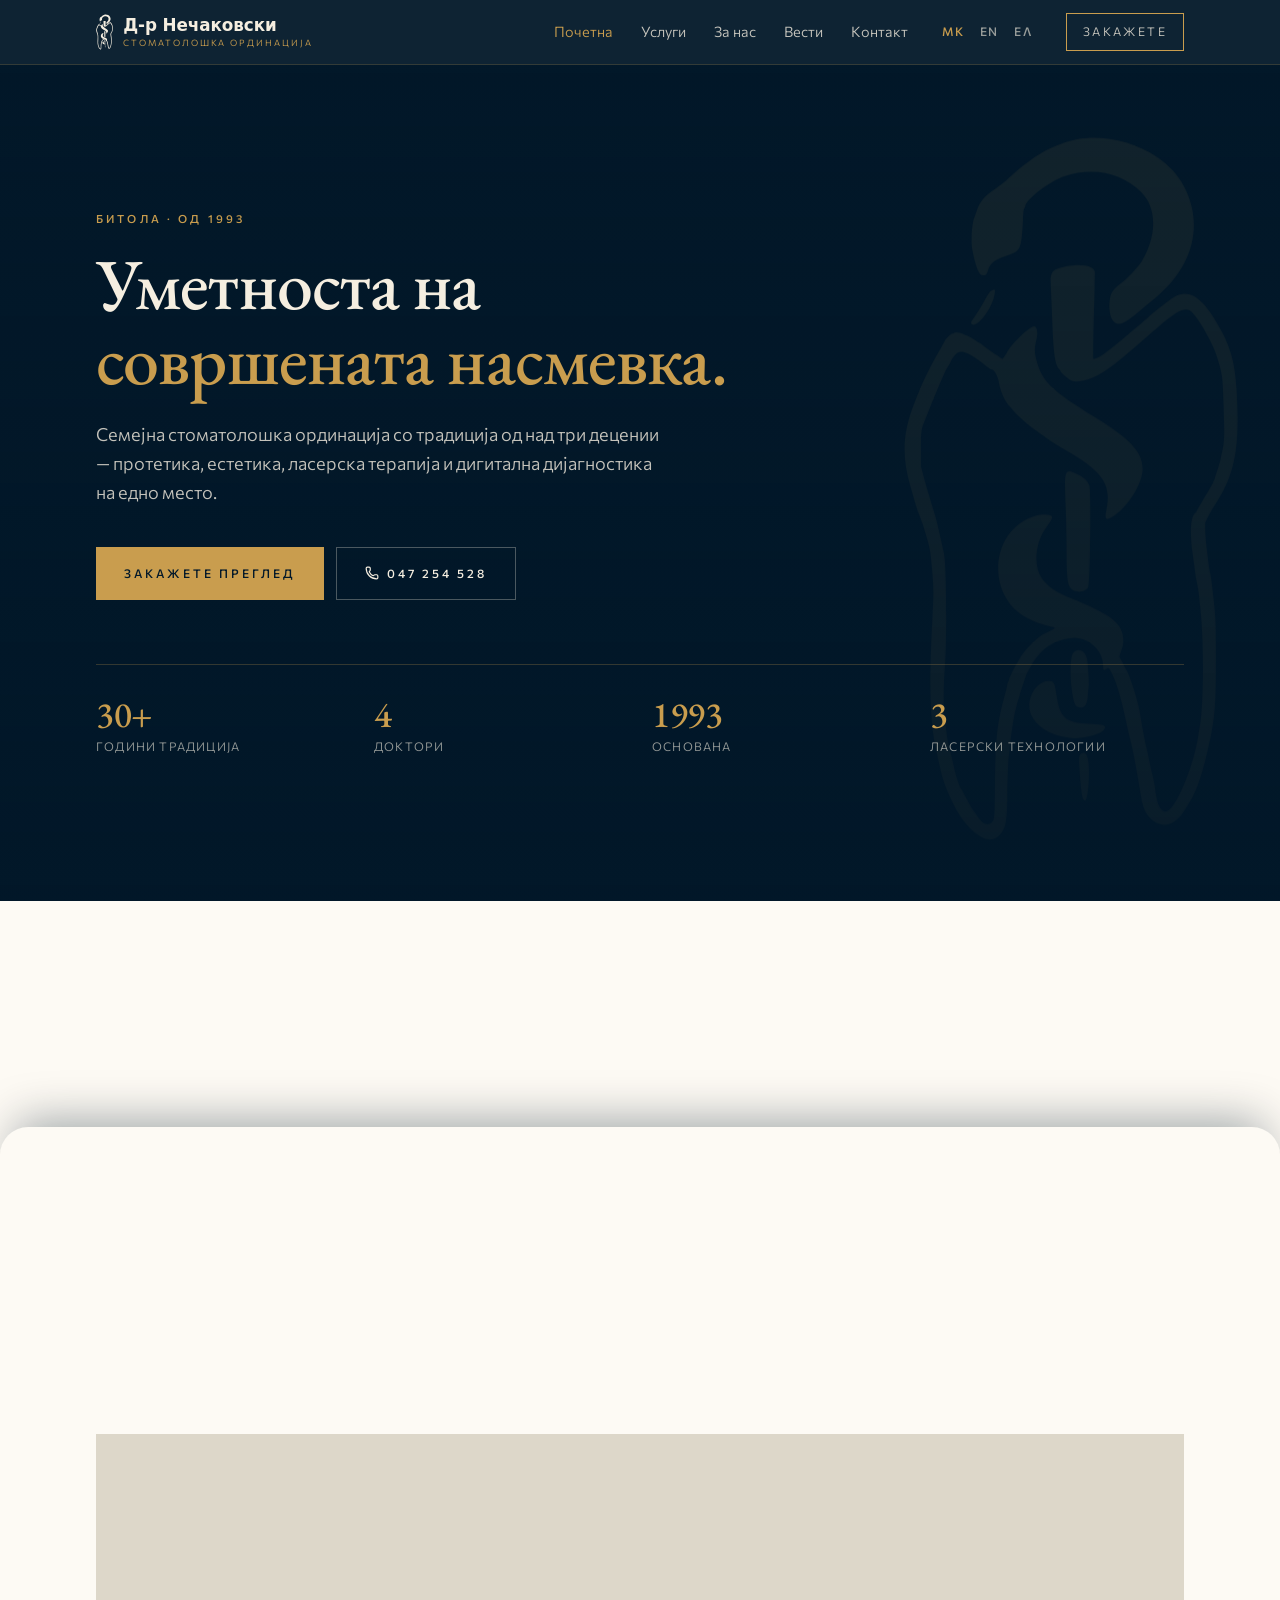
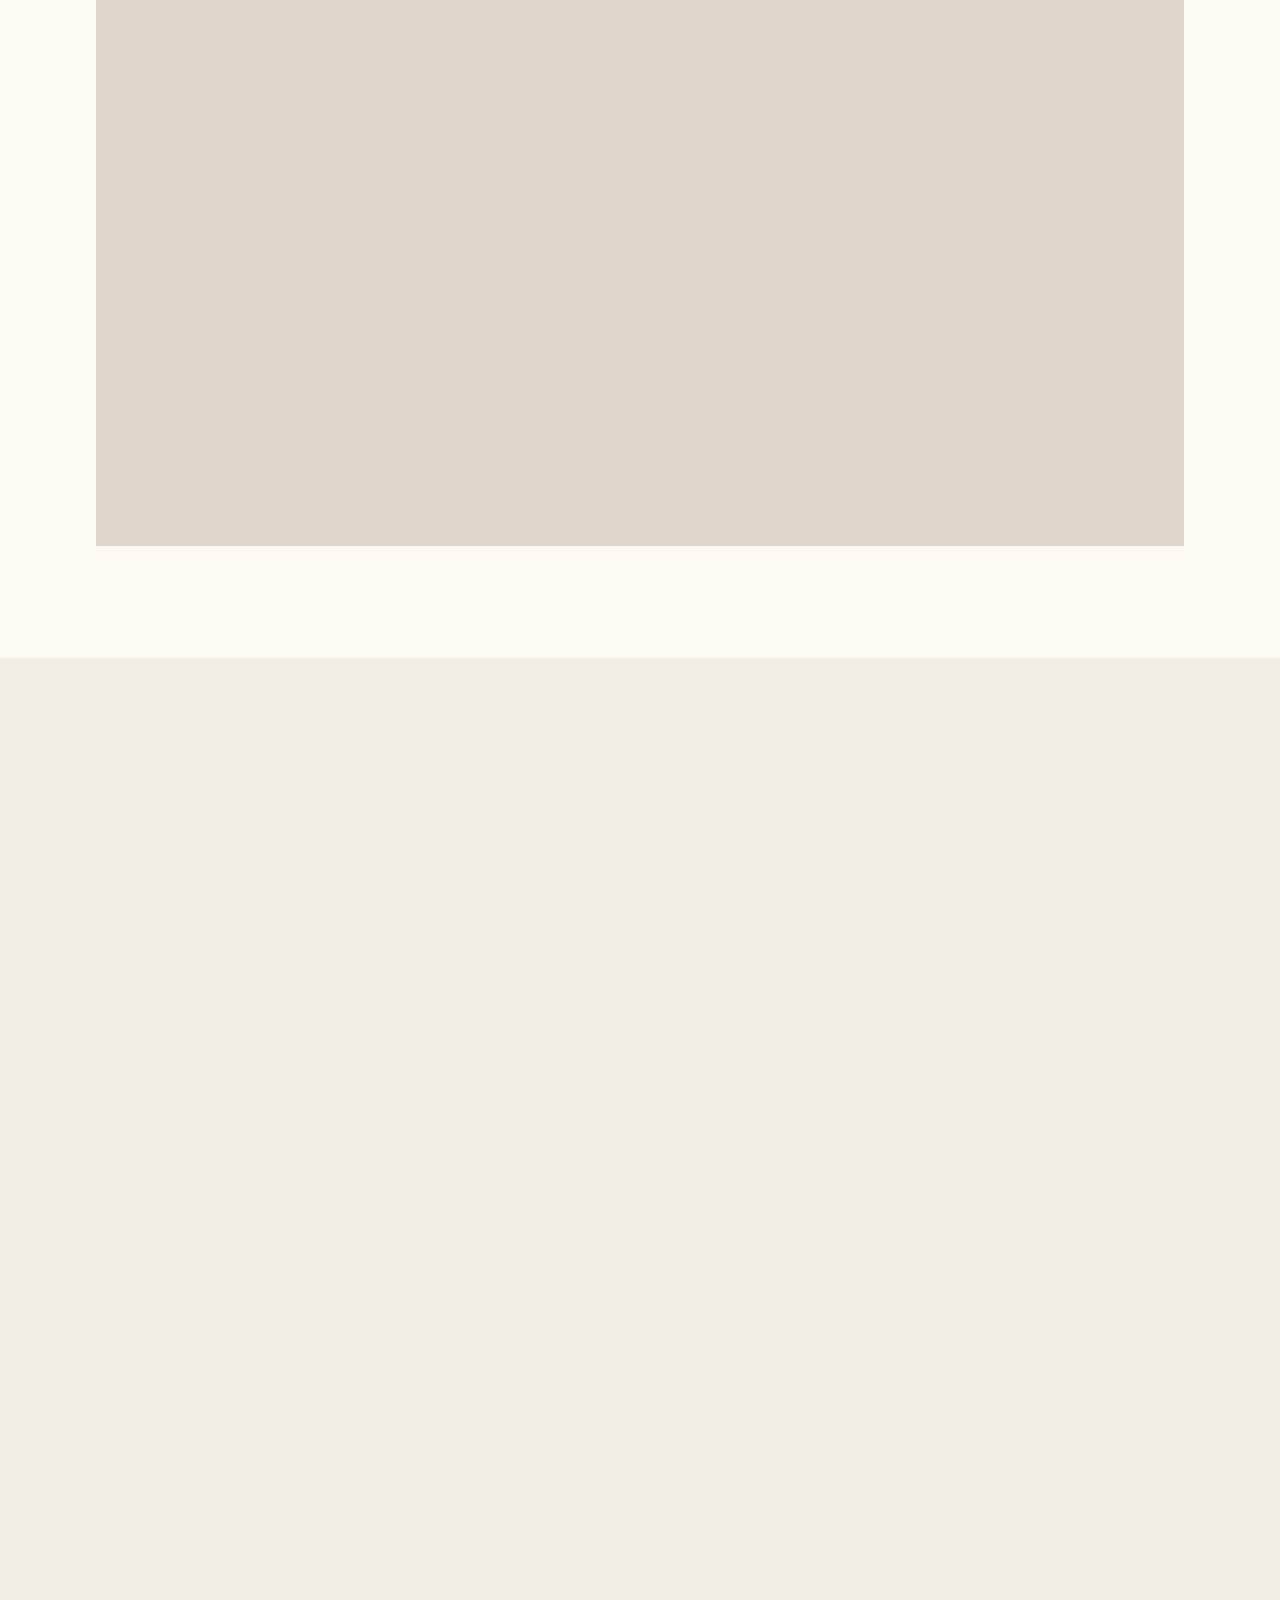
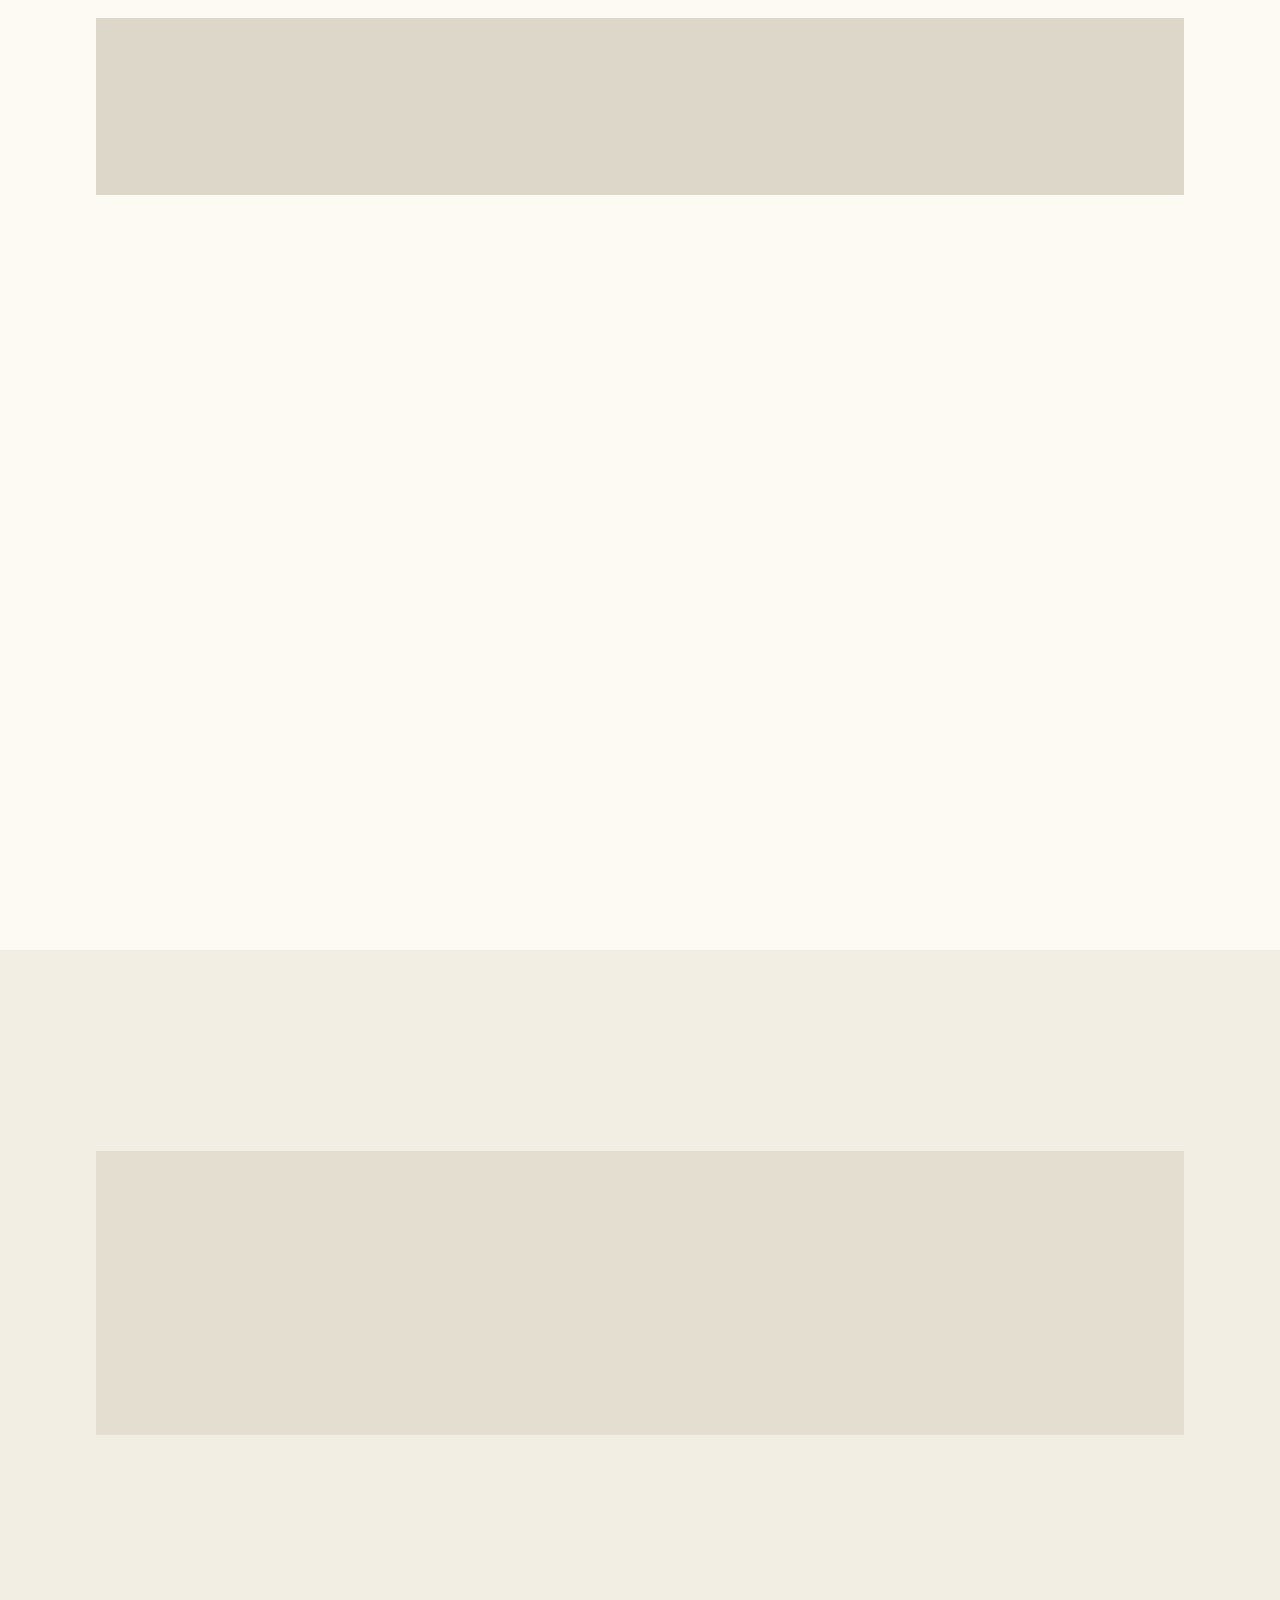
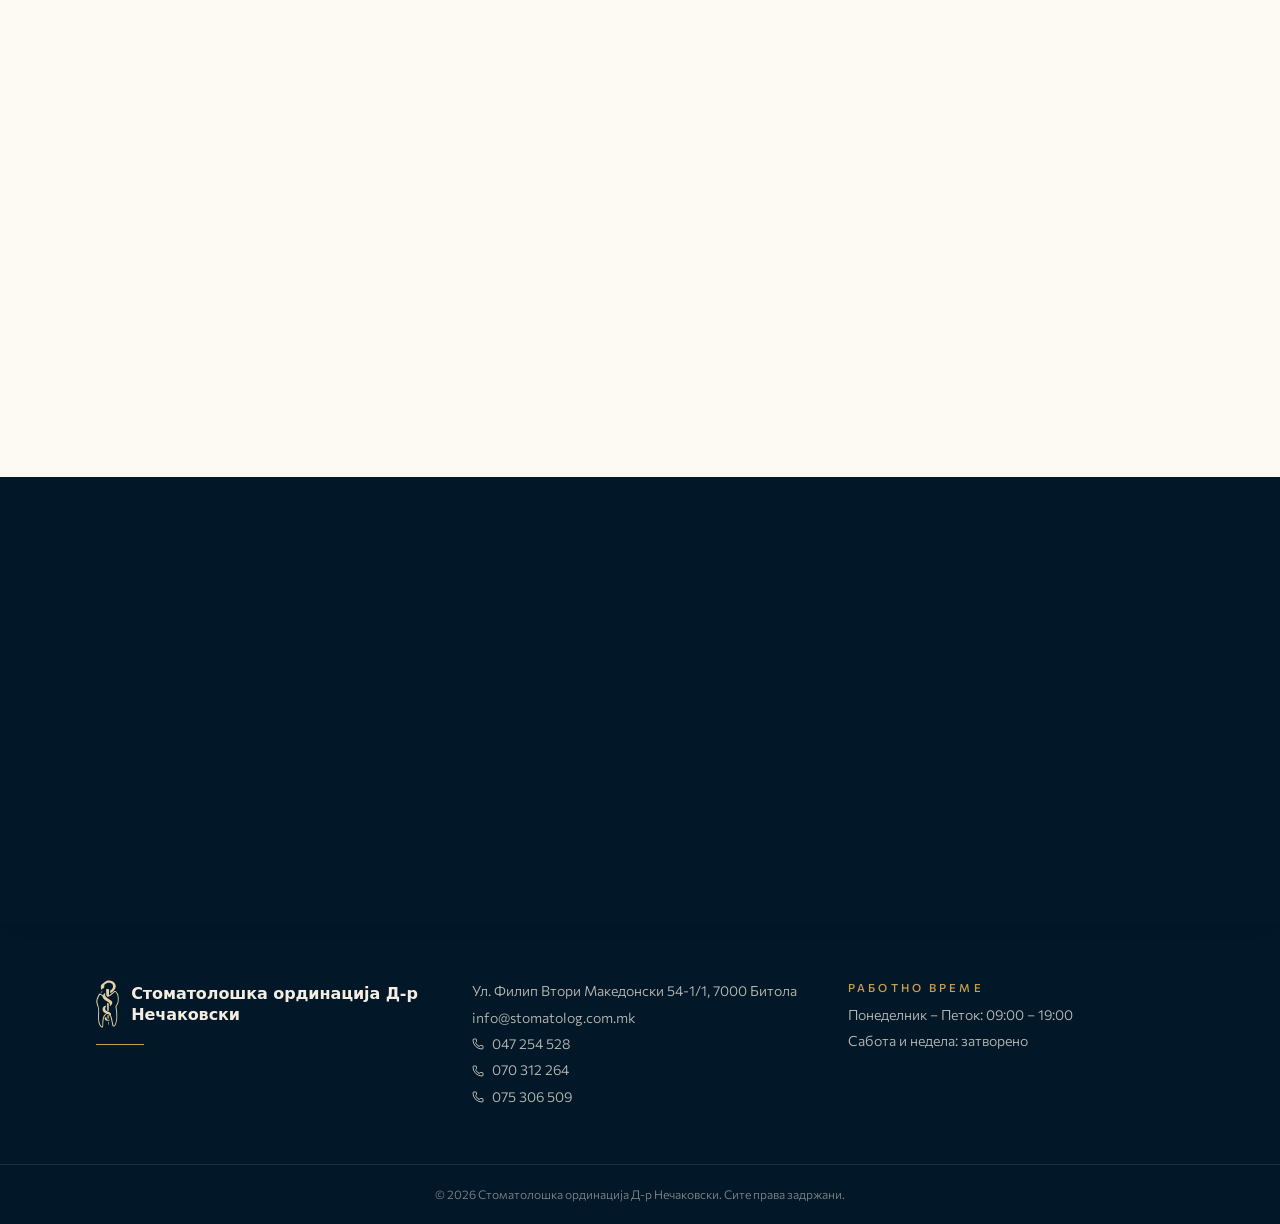
<file: index.html>
<!doctype html>
<html lang="mk">
<head>
<meta charset="utf-8">
<meta name="viewport" content="width=device-width, initial-scale=1">
<title>Д-р Нечаковски · Стоматолошка ординација во Битола</title>
<meta name="description" content="Семејна стоматолошка ординација во Битола: протетика, естетика, ласер и дигитална дијагностика. Закажете преглед онлајн.">
<meta name="robots" content="noindex, nofollow">
<meta property="og:type" content="website">
<meta property="og:title" content="Д-р Нечаковски · Стоматолошка ординација во Битола">
<meta property="og:description" content="Протетика, естетика, ласерска терапија. Закажете преглед онлајн.">
<meta name="twitter:card" content="summary_large_image">
<link rel="icon" href="assets/favicon.svg" type="image/svg+xml">
<link rel="preconnect" href="https://fonts.googleapis.com">
<link rel="preconnect" href="https://fonts.gstatic.com" crossorigin>
<link rel="stylesheet" href="https://fonts.googleapis.com/css2?family=EB+Garamond:wght@400;500;600&family=Commissioner:wght@300;400;500;600&display=swap">
<link rel="stylesheet" href="assets/site.css">
</head>
<body>

<div id="site-header"></div>

<main>

  <!-- Hero. The stage is taller than the screen; the hero inside it is
       sticky, so it holds still while the stack below scrolls up over it. -->
  <section class="hero-stage" id="pocetna">
    <div class="hero">
      <span class="hero-mark" aria-hidden="true"></span>
      <div class="hero-veil"></div>
      <div class="wrap hero-inner">
        <p class="eyebrow" data-i18n="heroEyebrow">Битола · од 1993</p>
        <h1 data-i18n-pair="heroTitle|heroTitleEm">Уметноста на <em>совршената насмевка.</em></h1>
        <p class="hero-text" data-i18n="heroText">Семејна стоматолошка ординација со традиција од над три децении — протетика, естетика, ласерска терапија и дигитална дијагностика на едно место.</p>
        <div class="hero-cta">
          <a class="btn btn-gold" href="booking.html"><span data-i18n="ctaBook">Закажете преглед</span></a>
          <a class="btn btn-ghost" id="hero-call" href="tel:+38947254528"></a>
        </div>
        <dl class="stats" id="stats"></dl>
      </div>
    </div>
  </section>

  <!-- Everything from here rides over the hero on its own plane. -->
  <div class="stack">

  <!-- Services: every category, in full -->
  <section class="wrap section services" id="uslugi">
    <p class="eyebrow" data-i18n="servicesEyebrow">Услуги</p>
    <h2 data-i18n-pair="servicesTitle|servicesTitleEm">Целосна грижа за <em>вашата насмевка.</em></h2>
    <p class="lede" data-i18n="servicesText">Од превентива до комплексни протетски изработки — со најсовремена опрема.</p>
    <div class="service-list" id="service-list"></div>
  </section>

  <!-- Equipment. Two machines named in the service lists above. The KaVo shot
       is the practice's own, off their old site; the curing light came from
       their Google listing and has not been confirmed with them. -->
  <section class="wrap section band" id="oprema">
    <p class="eyebrow" data-i18n="equipEyebrow">Опрема</p>
    <h2 data-i18n-pair="equipTitle|equipTitleEm">Со што <em>работиме.</em></h2>
    <p class="lede" data-i18n="equipText">Апаратите што стојат зад терапиите погоре.</p>
    <div class="equip">
      <figure>
        <span class="shot"><img src="assets/curing-light.webp" alt="" width="760" height="570"
              loading="lazy" data-i18n-attr="alt:altCuring"></span>
        <figcaption>Sirolaser Blue</figcaption>
      </figure>
      <figure>
        <span class="shot"><img src="assets/kavo-op3d.webp" alt="" width="370" height="412"
              loading="lazy" data-i18n-attr="alt:altKavo"></span>
        <figcaption>KaVo OP 3D</figcaption>
      </figure>
    </div>
  </section>

  <!-- Why us -->
  <section class="split">
    <div class="wrap split-inner">
      <div class="frame frame--portrait">
        <img src="assets/smile.jpg" alt="" loading="lazy" width="1008" height="1200">
      </div>
      <div class="split-copy">
        <p class="eyebrow" data-i18n="whyTitle">Зошто нас</p>
        <h2 data-i18n-pair="aboutTitle|aboutTitleEm">Традиција што се <em>продолжува.</em></h2>
        <div class="why" id="why-list"></div>
      </div>
    </div>
  </section>

  <!-- About and the team -->
  <section class="wrap section about-section" id="za-nas">
    <p class="eyebrow" data-i18n="aboutEyebrow">За нас</p>
    <h2 class="clinic-title" data-i18n="clinic">Стоматолошка ординација Д-⁠р Нечаковски</h2>
    <span class="gold-rule"></span>
    <div class="frame frame--wide">
      <img class="about-photo" src="assets/team.jpg" alt="" loading="lazy" width="1600" height="612"
           data-i18n-attr="alt:clinic">
    </div>
    <p class="about-lede display" data-i18n="aboutText">Ординацијата ја основа д-р Кирил Нечаковски, специјалист по стоматолошка протетика. Денес ја води д-р Александар Нечаковски, со тим посветени доктори кои ја спојуваат традицијата со најсовремената стоматологија.</p>
    <div class="team-grid" id="team"></div>
    <p class="founder" data-i18n="founder">Основач: д-р Кирил Нечаковски, специјалист по стоматолошка протетика</p>
  </section>

  <!-- The same team photographed in three different years. The practice has
       these three and no others, which is exactly what makes them worth
       showing: it is the continuity the copy claims, evidenced. -->
  <section class="wrap section" id="godini">
    <p class="eyebrow" data-i18n="yearsEyebrow">Тимот низ годините</p>
    <h2 data-i18n-pair="yearsTitle|yearsTitleEm">Истите луѓе, <em>година по година.</em></h2>
    <p class="lede" data-i18n="yearsText">Традицијата не е збор на сајт.</p>
    <div class="years">
      <figure>
        <span class="shot"><img src="assets/team-2019.webp" alt="" width="1600" height="708" loading="lazy"></span>
        <figcaption>2019</figcaption>
      </figure>
      <figure>
        <span class="shot"><img src="assets/team-2022.webp" alt="" width="1600" height="718" loading="lazy"></span>
        <figcaption>2022</figcaption>
      </figure>
      <figure>
        <span class="shot"><img src="assets/team-2025.webp" alt="" width="1600" height="612" loading="lazy"></span>
        <figcaption>2025</figcaption>
      </figure>
    </div>
  </section>

  <!-- Real five-star reviews from the Google listing, quoted word for word and
       left in the language each was written in. They are not ours to translate
       or tidy, so only the labels around them switch language. -->
  <section class="wrap section band" id="recenzii">
    <p class="eyebrow" data-i18n="reviewsEyebrow">Што велат пациентите</p>
    <h2 data-i18n-pair="reviewsTitle|reviewsTitleEm">4,9 од 5 <em>на Google.</em></h2>
    <ul class="reviews" id="reviews"></ul>
    <p class="reviews-cta">
      <a class="btn btn-primary" id="reviews-link" target="_blank" rel="noreferrer"
         href="https://g.page/r/CYx-n9bsIpA8EAQ/review" data-i18n="reviewsLink">Сите рецензии на Google</a>
    </p>
    <p class="muted fineprint" data-i18n="reviewsFine">Оценка 4,9 од 31 рецензија на Google.</p>
  </section>


  <!-- The practice's own news, carried over from stomatolog.mk. The three most
       recent are here; the whole archive back to 2001 is on vesti.html. -->
  <section class="wrap section" id="vesti">
    <p class="eyebrow" data-i18n="newsEyebrow">Вести</p>
    <h2 data-i18n-pair="newsTitle|newsTitleEm">Новости од <em>ординацијата.</em></h2>
    <p class="lede" data-i18n="newsText">Последните објави. Целата архива, од 2001 година до денес, е на страницата со вести.</p>
    <div class="posts" id="news-latest"></div>
    <p class="news-cta"><a class="btn btn-primary" href="vesti.html" data-i18n="newsAll">Сите вести</a></p>
  </section>

  <!-- Contact -->
  <section class="wrap section" id="kontakt">
    <p class="eyebrow" data-i18n="contactEyebrow">Контакт</p>
    <h2 data-i18n="contactTitle">Посетете не</h2>
    <div class="contact-grid">
      <div class="contact-list" id="contact-list"></div>
      <iframe class="map" id="map" title="Map" loading="lazy"
              referrerpolicy="no-referrer-when-downgrade"></iframe>
    </div>
  </section>

  <!-- Booking CTA -->
  <section class="cta-band">
    <div class="wrap">
      <p class="eyebrow" data-i18n="bookInfo">Само за преглед · 30 минути</p>
      <h2 data-i18n="bookTitle">Закажете преглед</h2>
      <p class="sub" data-i18n="bookText">Преглед од 30 минути. Изберете ден и час — ќе ве контактираме за потврда.</p>
      <a class="btn btn-gold" href="booking.html"><span data-i18n="ctaBook">Закажете преглед</span></a>
    </div>
  </section>

  </div><!-- /.stack -->

</main>

<div id="site-footer"></div>

<script src="assets/i18n.js"></script>
<script src="assets/news.js"></script>
<script>
/* Verbatim from the Google listing, each left in the language it was written
   in. Quotes are not ours to translate, so these sit outside the dictionary
   and only the labels around them switch language. */
var REVIEWS = [
  { who: "Katy P", lang: "mk",
    text: "Ова беше мој прв пат во оваа пракса и можам од срце да ја препорачам! Тие се многу, многу пријателски расположени и знаат што прават." },
  { who: "I S", lang: "mk",
    text: "Најпрофесионален став од сите вработени. Светска класа. Браво. Особено д-р Елена, ви благодарам многу за мојата подобрена насмевка. Вие сте најдобри!" },
  { who: "Jovanka Papathanasiou", lang: "en",
    text: "Excellent, professional and friendly dentist, good and friendly staff. The place to go for healthy teeth! Highly recommended!" }
];

/* Follows the order of t.categories. */
var SERVICE_ICONS = ["svcTooth", "svcCrown", "svcChild", "svcGum", "svcLaser", "svcScan"];

window.PAGE_RENDER = function (t, lang) {
  var S = window.SITE, el = S.el, C = window.CLINIC;

  /* Call button in the hero */
  var call = document.getElementById("hero-call");
  call.href = S.tel(C.phones[0]);
  call.innerHTML = S.icons.phone;
  call.appendChild(document.createTextNode(" " + C.phones[0]));

  /* Stats */
  var stats = [
    { n: "30", suffix: "+", l: t.stats.years },
    { n: "4", suffix: "", l: t.stats.doctors },
    { n: "1993", suffix: "", l: t.stats.founded },
    { n: "3", suffix: "", l: t.stats.laser }
  ];
  var dl = document.getElementById("stats");
  dl.replaceChildren.apply(dl, stats.map(function (s) {
    var box = el("div");
    box.appendChild(el("dt", null, s.n + s.suffix));
    box.appendChild(el("dd", null, s.l));
    return box;
  }));

  /* The three most recent posts, first paragraph only. */
  var latest = document.getElementById("news-latest");
  latest.replaceChildren.apply(latest, window.NEWS.slice(0, 3).map(function (post) {
    return window.NEWS_CARD(post, lang, { lead: true });
  }));

  /* Every service, in full, one card per category. Six bare lists of text
     read as a document; a card with its own mark reads as a thing. */
  var list = document.getElementById("service-list");
  list.replaceChildren.apply(list, t.categories.map(function (cat, i) {
    var card = el("article", "svc");
    var head = el("div", "svc-head");
    var ico = el("span", "svc-ico");
    ico.innerHTML = S.icons[SERVICE_ICONS[i % SERVICE_ICONS.length]];
    head.appendChild(ico);
    head.appendChild(el("span", "card-num", "0" + (i + 1)));
    card.appendChild(head);
    card.appendChild(el("h3", null, cat.name));
    var ul = el("ul");
    cat.items.forEach(function (item) { ul.appendChild(el("li", null, item)); });
    card.appendChild(ul);
    return card;
  }));

  /* Reviews. The quote keeps its own lang attribute so a screen reader does
     not read Macedonian with an English voice, or the other way round. */
  var revBox = document.getElementById("reviews");
  if (revBox) {
    revBox.replaceChildren.apply(revBox, REVIEWS.map(function (r) {
      var li = el("li", "review");
      var stars = el("span", "stars", "★★★★★");
      stars.setAttribute("aria-hidden", "true");
      li.appendChild(stars);
      var quote = el("p", null, r.text);
      quote.lang = r.lang;
      li.appendChild(quote);
      li.appendChild(el("span", "review-who", r.who + " · Google"));
      return li;
    }));
  }

  /* Why us */
  var why = document.getElementById("why-list");
  why.replaceChildren.apply(why, t.why.map(function (w) {
    var box = el("div", "why-item");
    box.appendChild(el("h3", null, w.t));
    box.appendChild(el("p", null, w.d));
    return box;
  }));

  /* Team */
  var team = document.getElementById("team");
  team.replaceChildren.apply(team, t.team.map(function (m) {
    var card = el("div", "team-card");
    card.appendChild(el("h3", null, m.name));
    card.appendChild(el("p", null, m.role));
    return card;
  }));

  /* Contact */
  function row(icon, label, body) {
    var r = el("div", "contact-row");
    var ico = el("span");
    ico.innerHTML = icon;
    r.appendChild(ico);
    var box = el("div");
    box.appendChild(el("p", "eyebrow", label));
    body.forEach(function (n) { box.appendChild(n); });
    r.appendChild(box);
    return r;
  }
  function link(href, text) {
    var a = el("a", null, text);
    a.href = href;
    return a;
  }

  var rows = [
    row(S.icons.pin, t.address, [el("p", "val", C.address)]),
    row(S.icons.phone18, t.phone, C.phones.map(function (p) { return link(S.tel(p), p); })),
    row(S.icons.mail, t.email, [link("mailto:" + C.email, C.email)]),
    row(S.icons.clock, t.hours, [el("p", "val", t.hoursText), el("p", "muted", t.closedWeekend)])
  ];
  var directions = el("a", "btn btn-primary", t.directions);
  directions.href = C.mapsUrl;
  directions.target = "_blank";
  directions.rel = "noreferrer";
  rows.push(directions);

  var host = document.getElementById("contact-list");
  host.replaceChildren.apply(host, rows);

  var map = document.getElementById("map");
  if (map.getAttribute("src") !== C.embedUrl) map.src = C.embedUrl;
};
</script>
<script src="assets/site.js"></script>
<script src="assets/feed.js"></script>
</body>
</html>
</file>
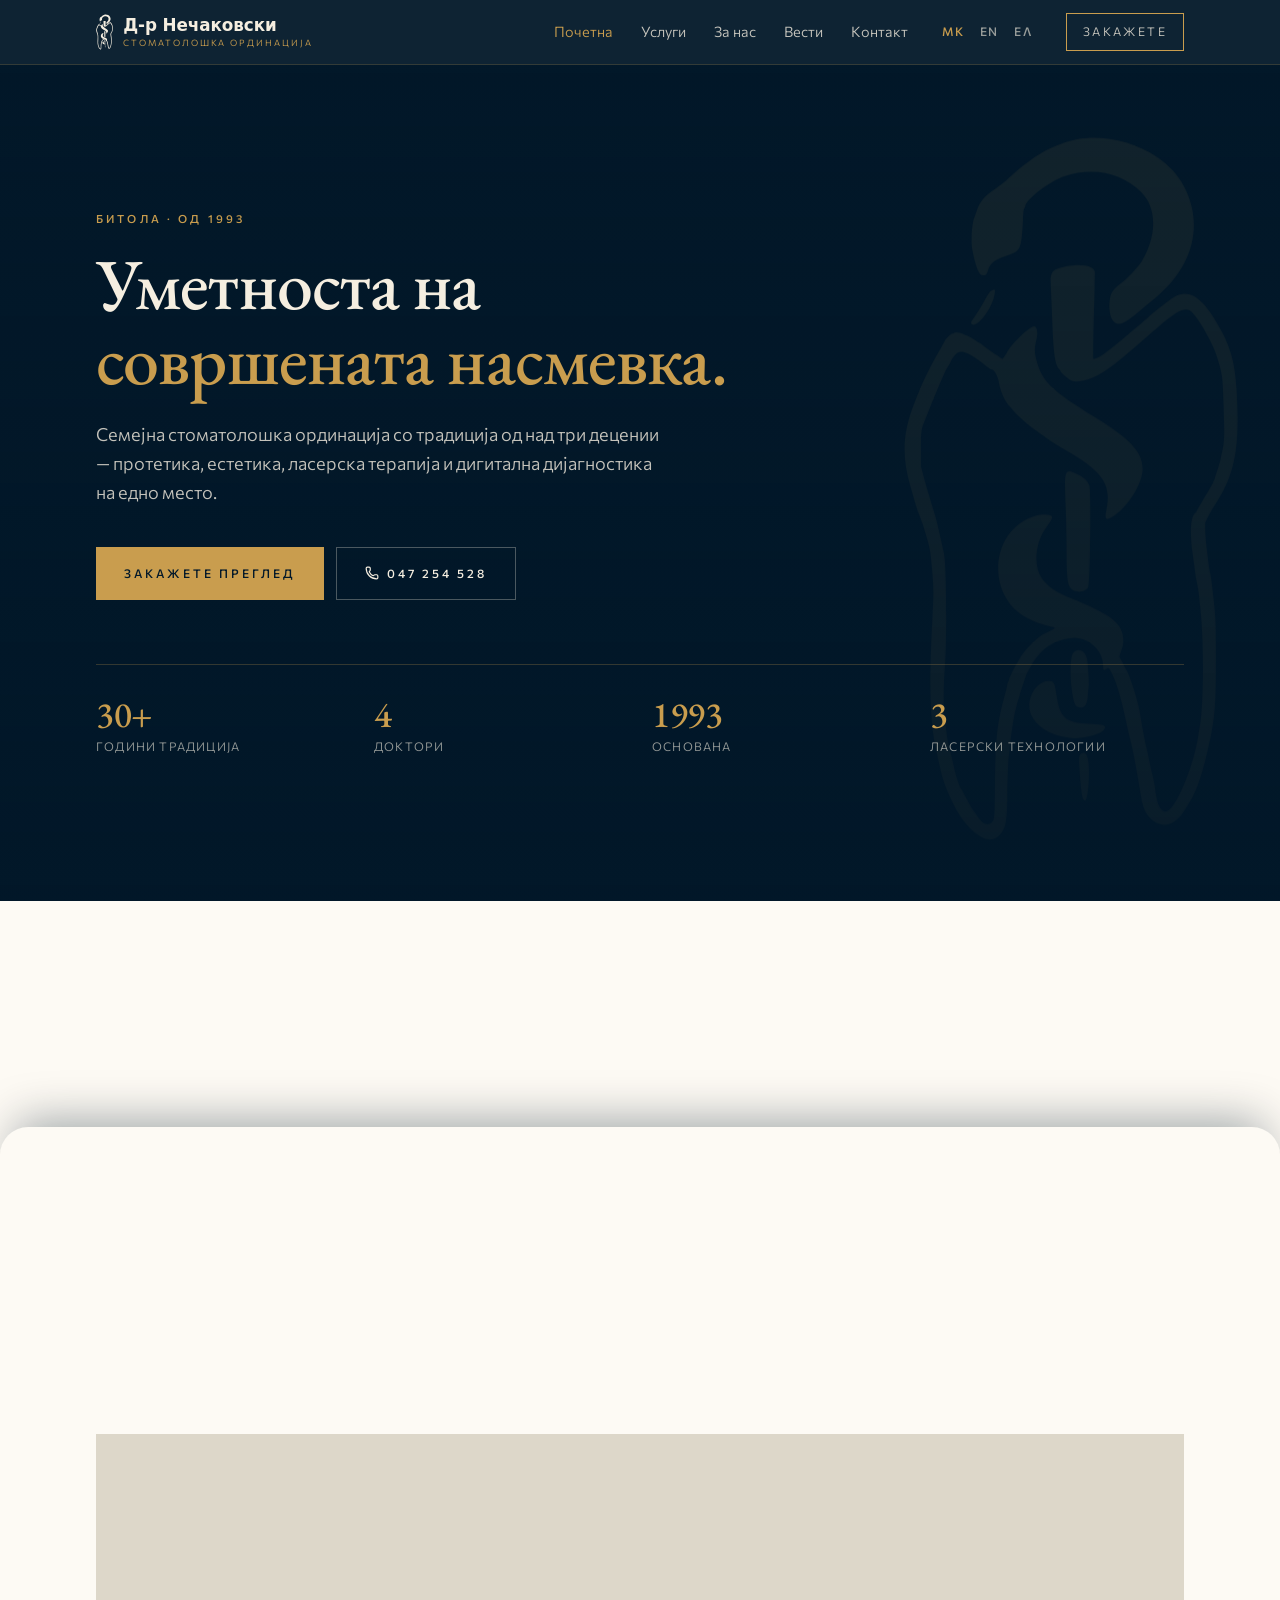
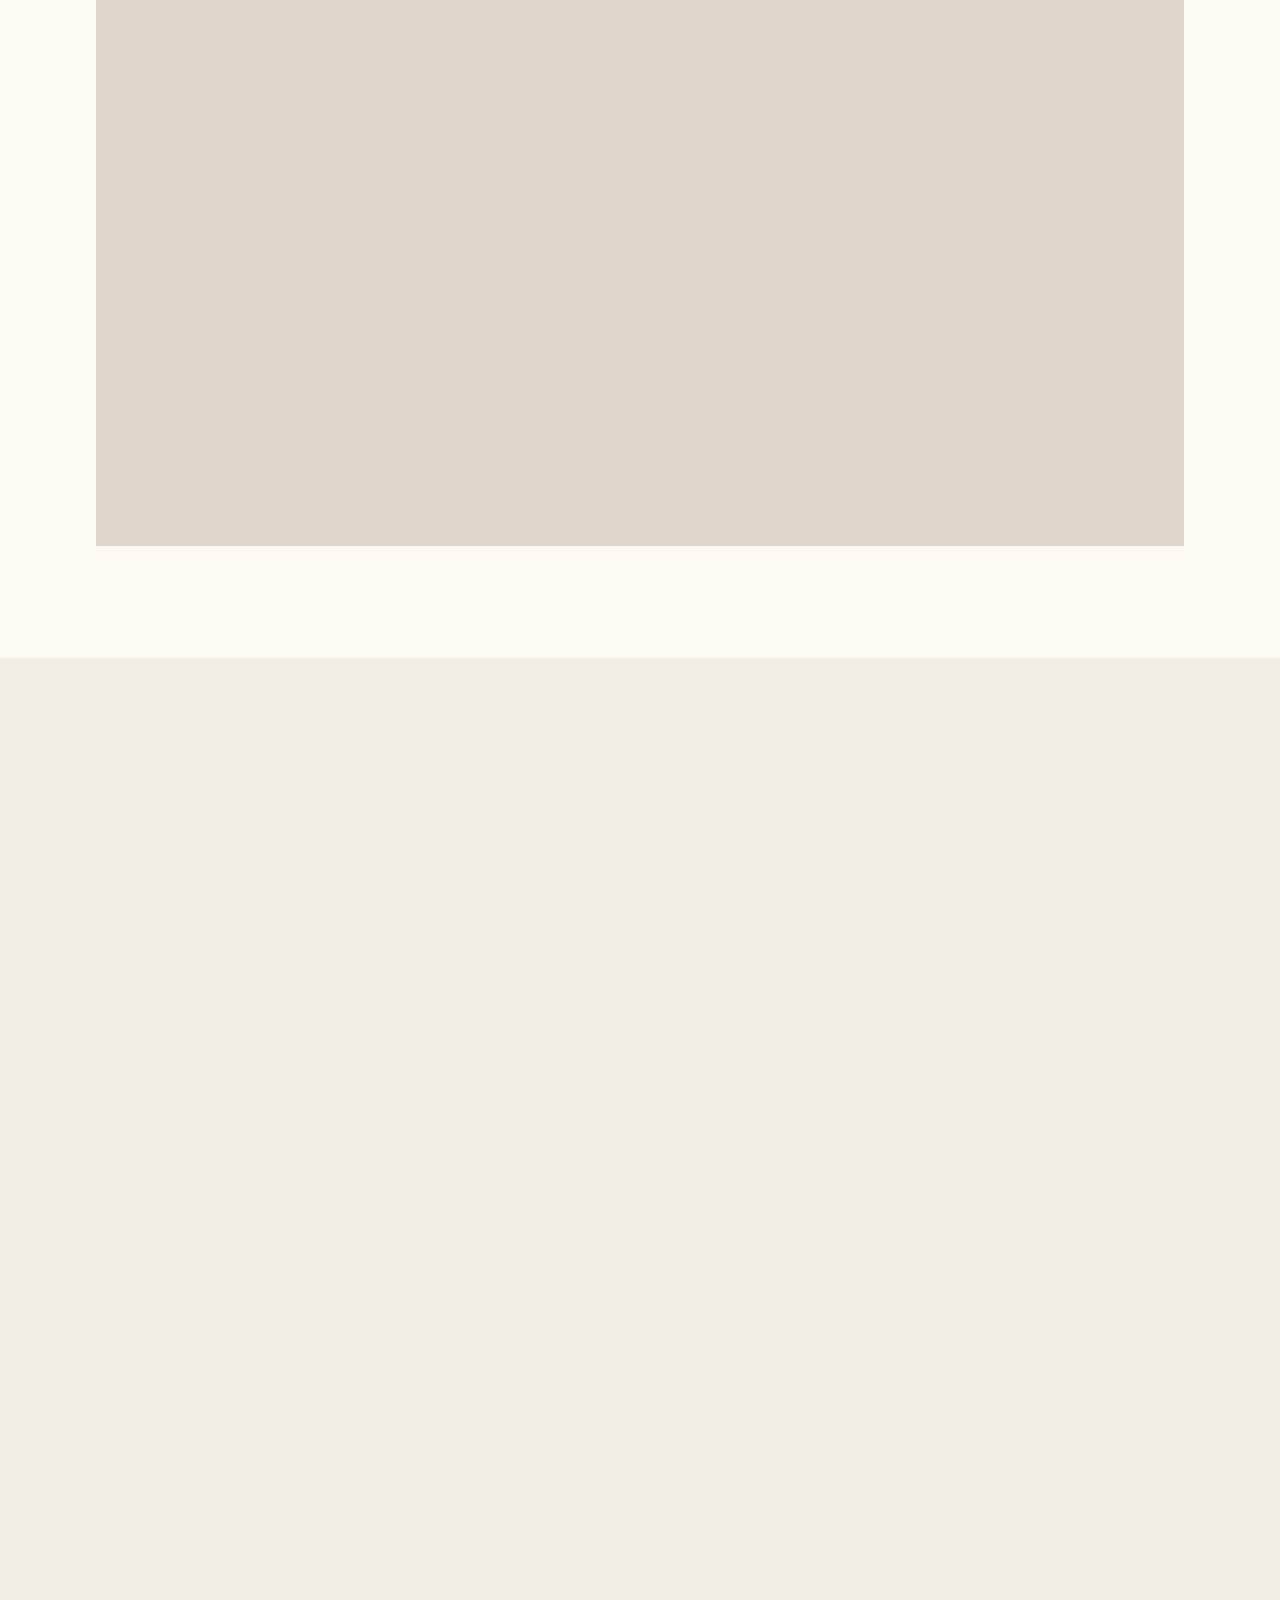
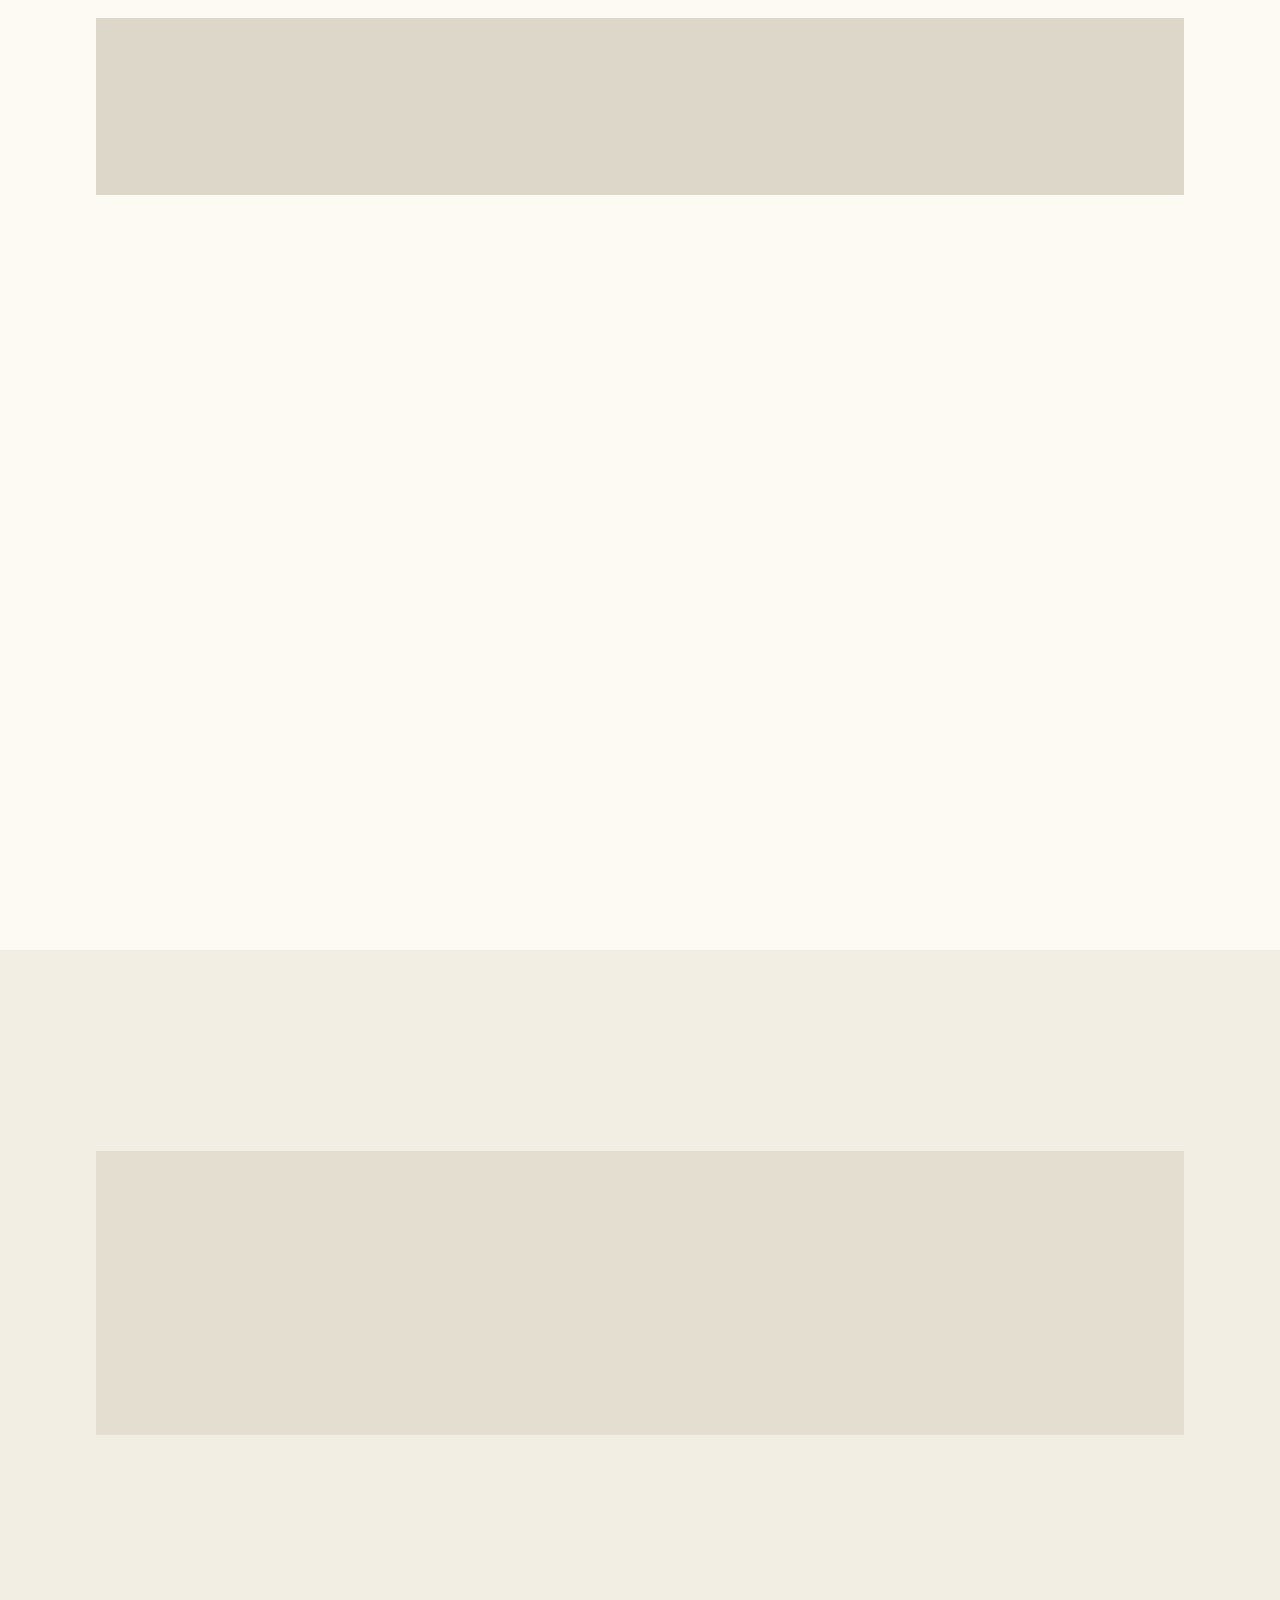
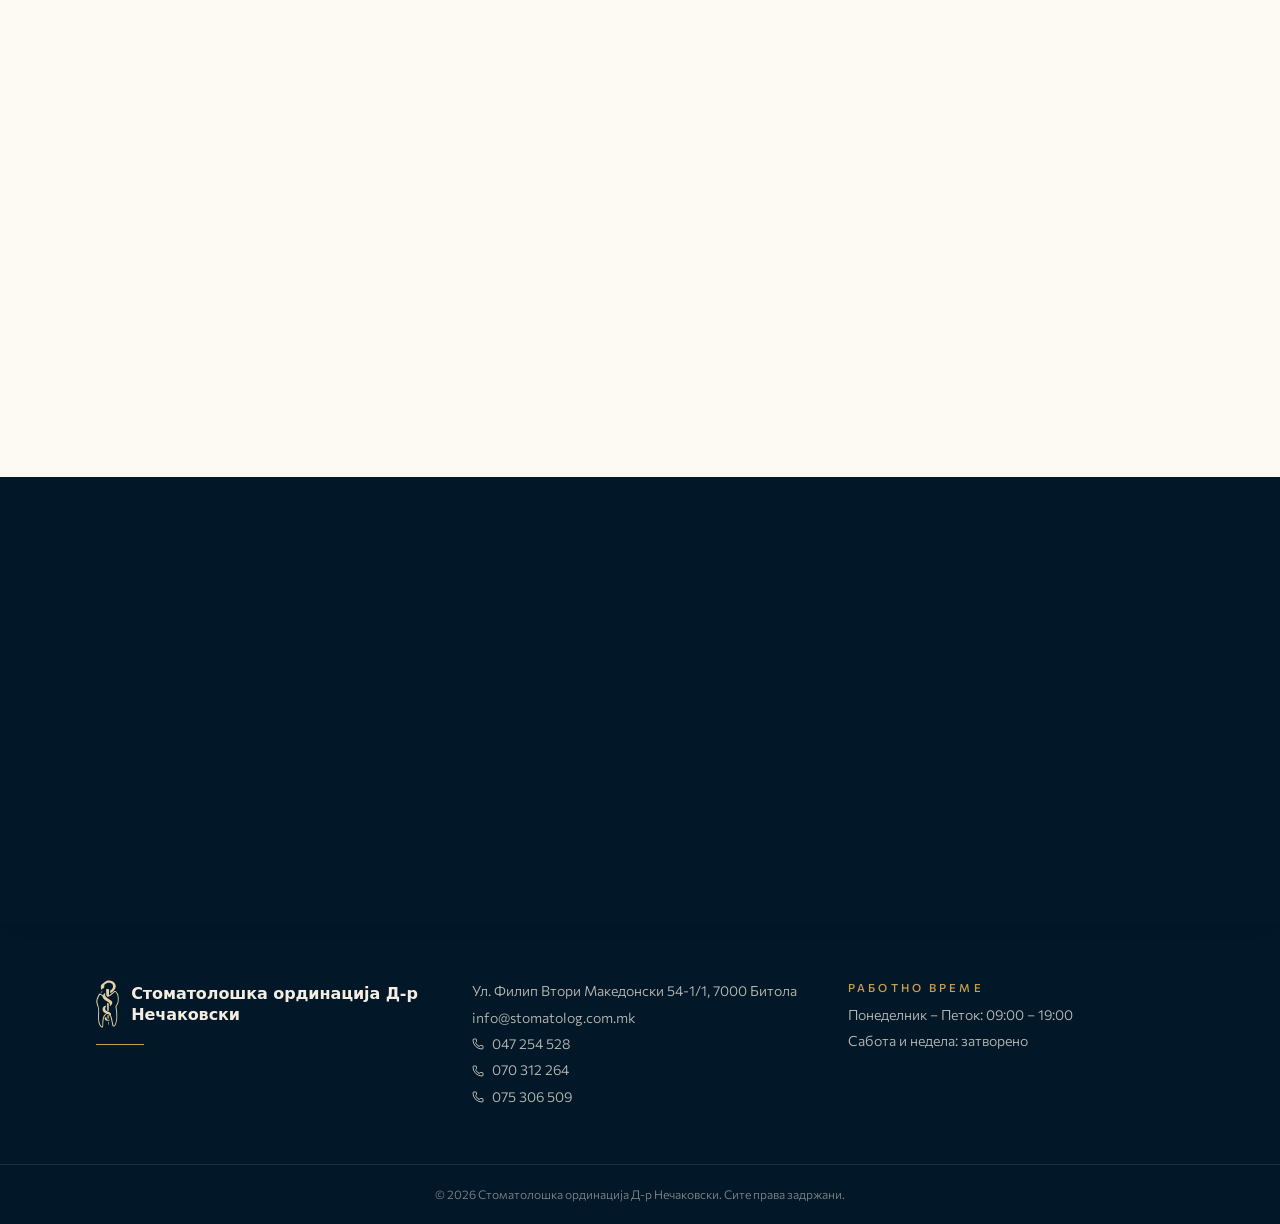
<file: about.html>
<!doctype html>
<html lang="mk">
<head>
<meta charset="utf-8">
<title>За нас</title>
<meta name="robots" content="noindex, nofollow">
<!-- The site is one scrolling page now. This stub only exists so links that
     were shared before the change still land on the right section. -->
<link rel="canonical" href="index.html#za-nas">
<meta http-equiv="refresh" content="0; url=index.html#za-nas">
<script>location.replace("index.html#za-nas");</script>
</head>
<body><p><a href="index.html#za-nas">За нас</a></p></body>
</html>
</file>
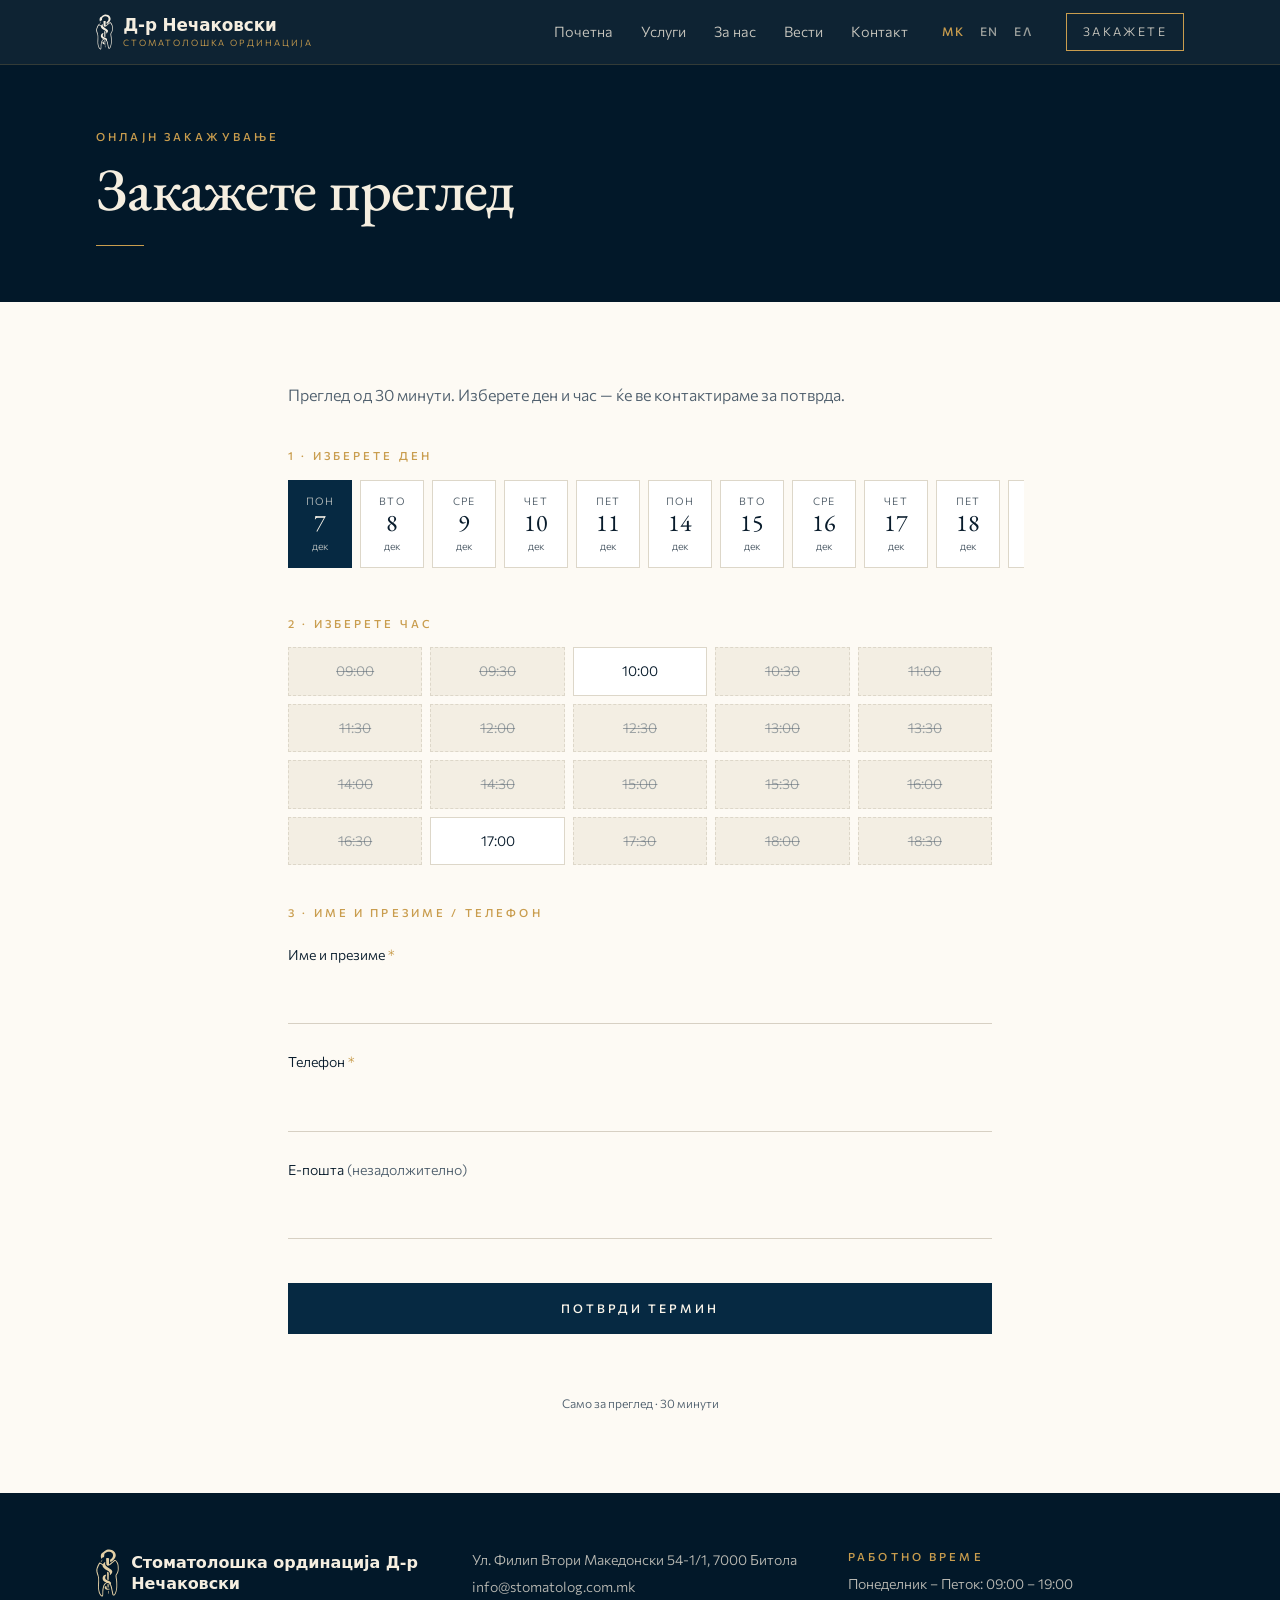
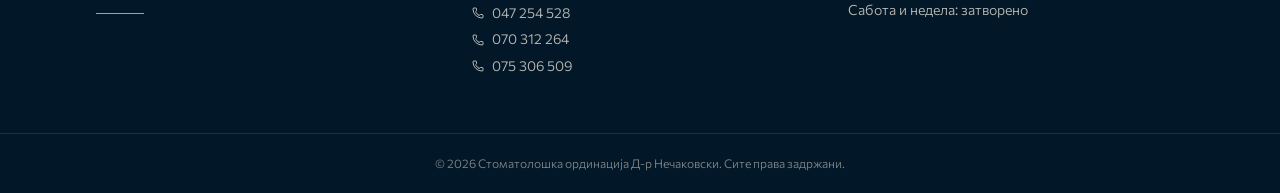
<file: booking.html>
<!doctype html>
<html lang="mk" data-title-key="bookTitle">
<head>
<meta charset="utf-8">
<meta name="viewport" content="width=device-width, initial-scale=1">
<title>Закажете преглед · Стоматолошка ординација Д-р Нечаковски</title>
<meta name="description" content="Онлајн закажување на преглед од 30 минути во стоматолошката ординација Д-р Нечаковски, Битола.">
<meta name="robots" content="noindex, nofollow">
<link rel="icon" href="assets/favicon.svg" type="image/svg+xml">
<link rel="preconnect" href="https://fonts.googleapis.com">
<link rel="preconnect" href="https://fonts.gstatic.com" crossorigin>
<link rel="stylesheet" href="https://fonts.googleapis.com/css2?family=EB+Garamond:wght@400;500;600&family=Commissioner:wght@300;400;500;600&display=swap">
<link rel="stylesheet" href="assets/site.css">
</head>
<body>

<div id="site-header"></div>

<main>

  <section class="page-hero">
    <div class="wrap">
      <p class="eyebrow" data-i18n="bookEyebrow">Онлајн закажување</p>
      <h1 data-i18n="bookTitle">Закажете преглед</h1>
      <span class="gold-rule"></span>
    </div>
  </section>

  <section class="wrap wrap-3xl booking-section">

    <div class="booking-done" id="booking-done" hidden></div>

    <form class="booking-form" id="booking-form" novalidate>
      <p class="muted" data-i18n="bookText">Преглед од 30 минути. Изберете ден и час — ќе ве контактираме за потврда.</p>

      <div>
        <p class="eyebrow step-label"><span>1 · </span><span data-i18n="chooseDay">Изберете ден</span></p>
        <div class="day-strip" id="day-strip"></div>
      </div>

      <div>
        <p class="eyebrow step-label"><span>2 · </span><span data-i18n="chooseTime">Изберете час</span></p>
        <div id="slot-box"></div>
      </div>

      <div class="fields">
        <p class="eyebrow"><span>3 · </span><span data-i18n="name">Име и презиме</span><span> / </span><span data-i18n="phone">Телефон</span></p>

        <label class="field">
          <span><span data-i18n="name">Име и презиме</span> <span class="req">*</span></span>
          <input id="f-name" type="text" maxlength="100" autocomplete="name">
          <span class="err" id="err-name" hidden></span>
        </label>

        <label class="field">
          <span><span data-i18n="phone">Телефон</span> <span class="req">*</span></span>
          <input id="f-phone" type="tel" maxlength="100" autocomplete="tel">
          <span class="err" id="err-phone" hidden></span>
        </label>

        <label class="field">
          <span><span data-i18n="email">Е-пошта</span> <span class="opt">(<span data-i18n="optional">незадолжително</span>)</span></span>
          <input id="f-email" type="email" maxlength="255" autocomplete="email">
          <span class="err" id="err-email" hidden></span>
        </label>
      </div>

      <button class="btn btn-primary submit" id="submit" type="submit" data-i18n="submit">Потврди термин</button>
      <p class="fineprint" data-i18n="bookInfo">Само за преглед · 30 минути</p>
    </form>

  </section>

</main>

<div id="site-footer"></div>

<script src="assets/i18n.js"></script>
<script src="assets/config.js"></script>
<script src="assets/booking.js"></script>
<script src="assets/site.js"></script>
</body>
</html>
</file>
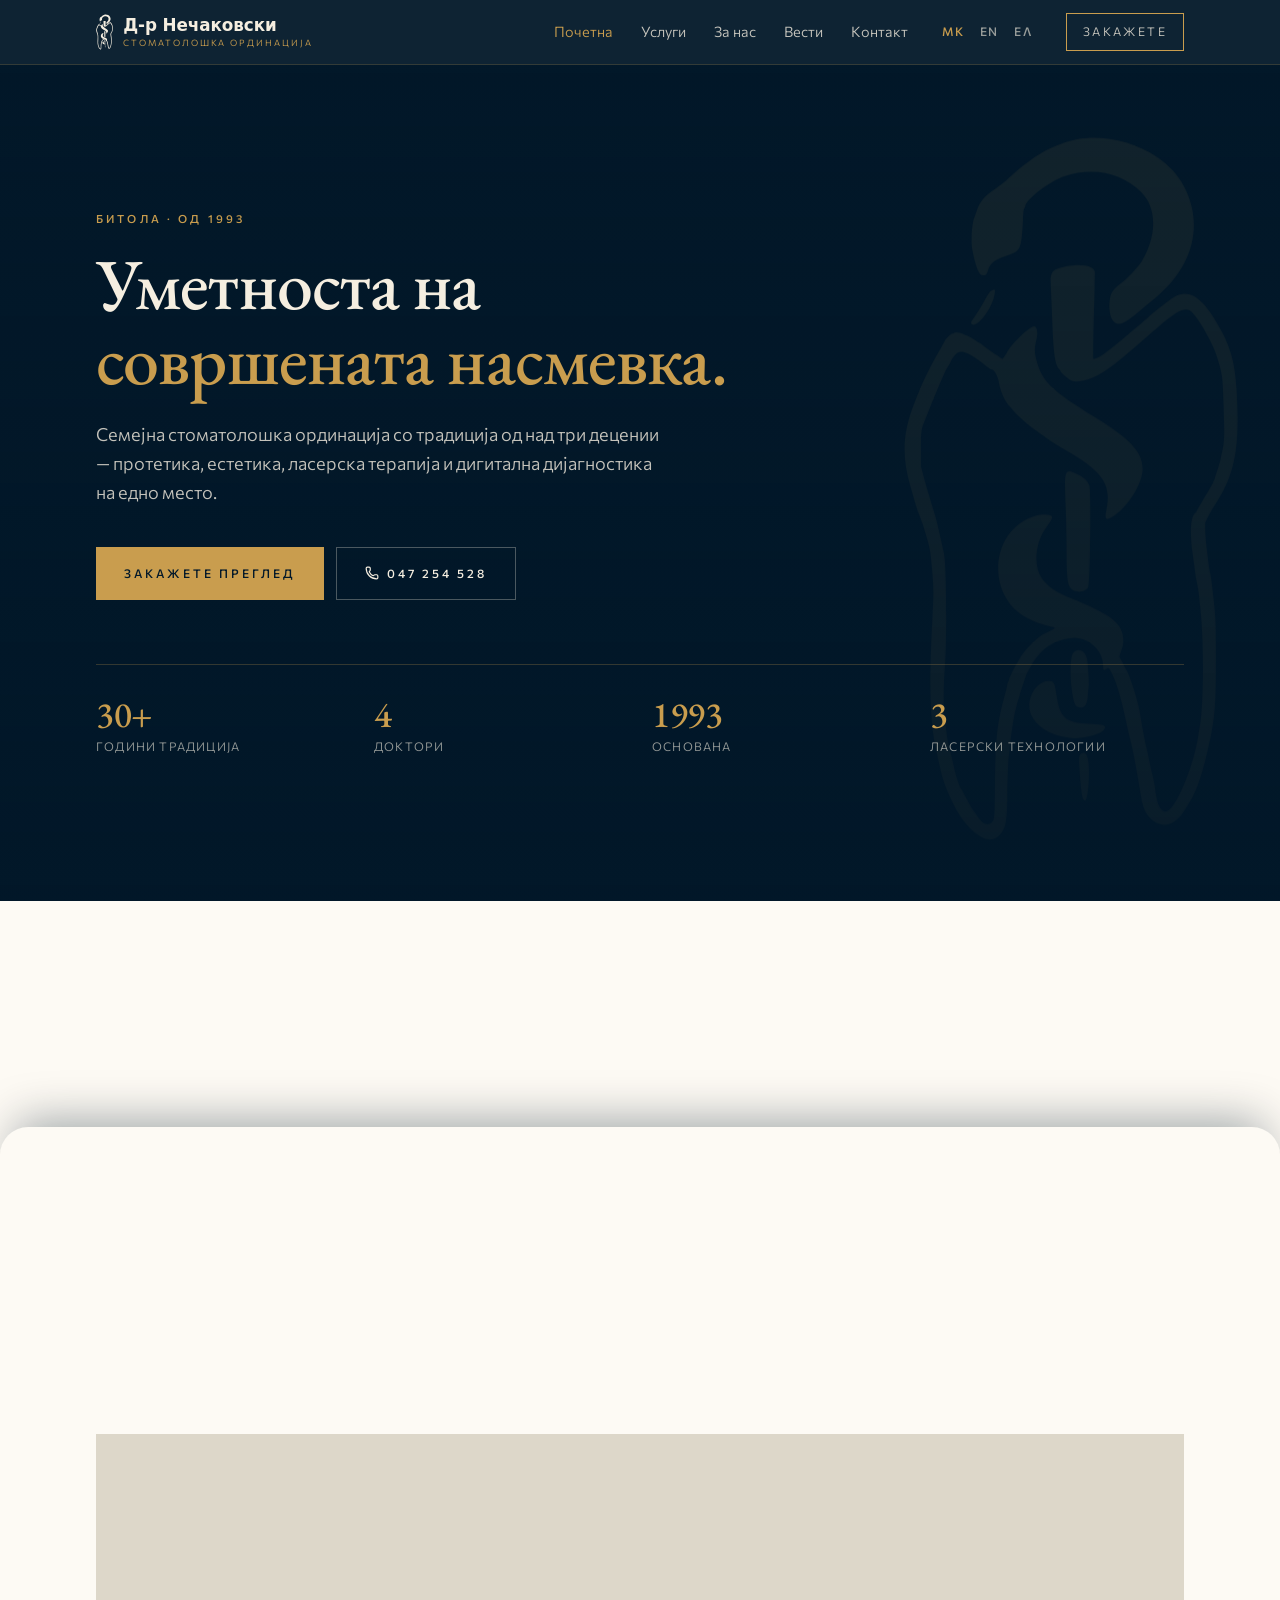
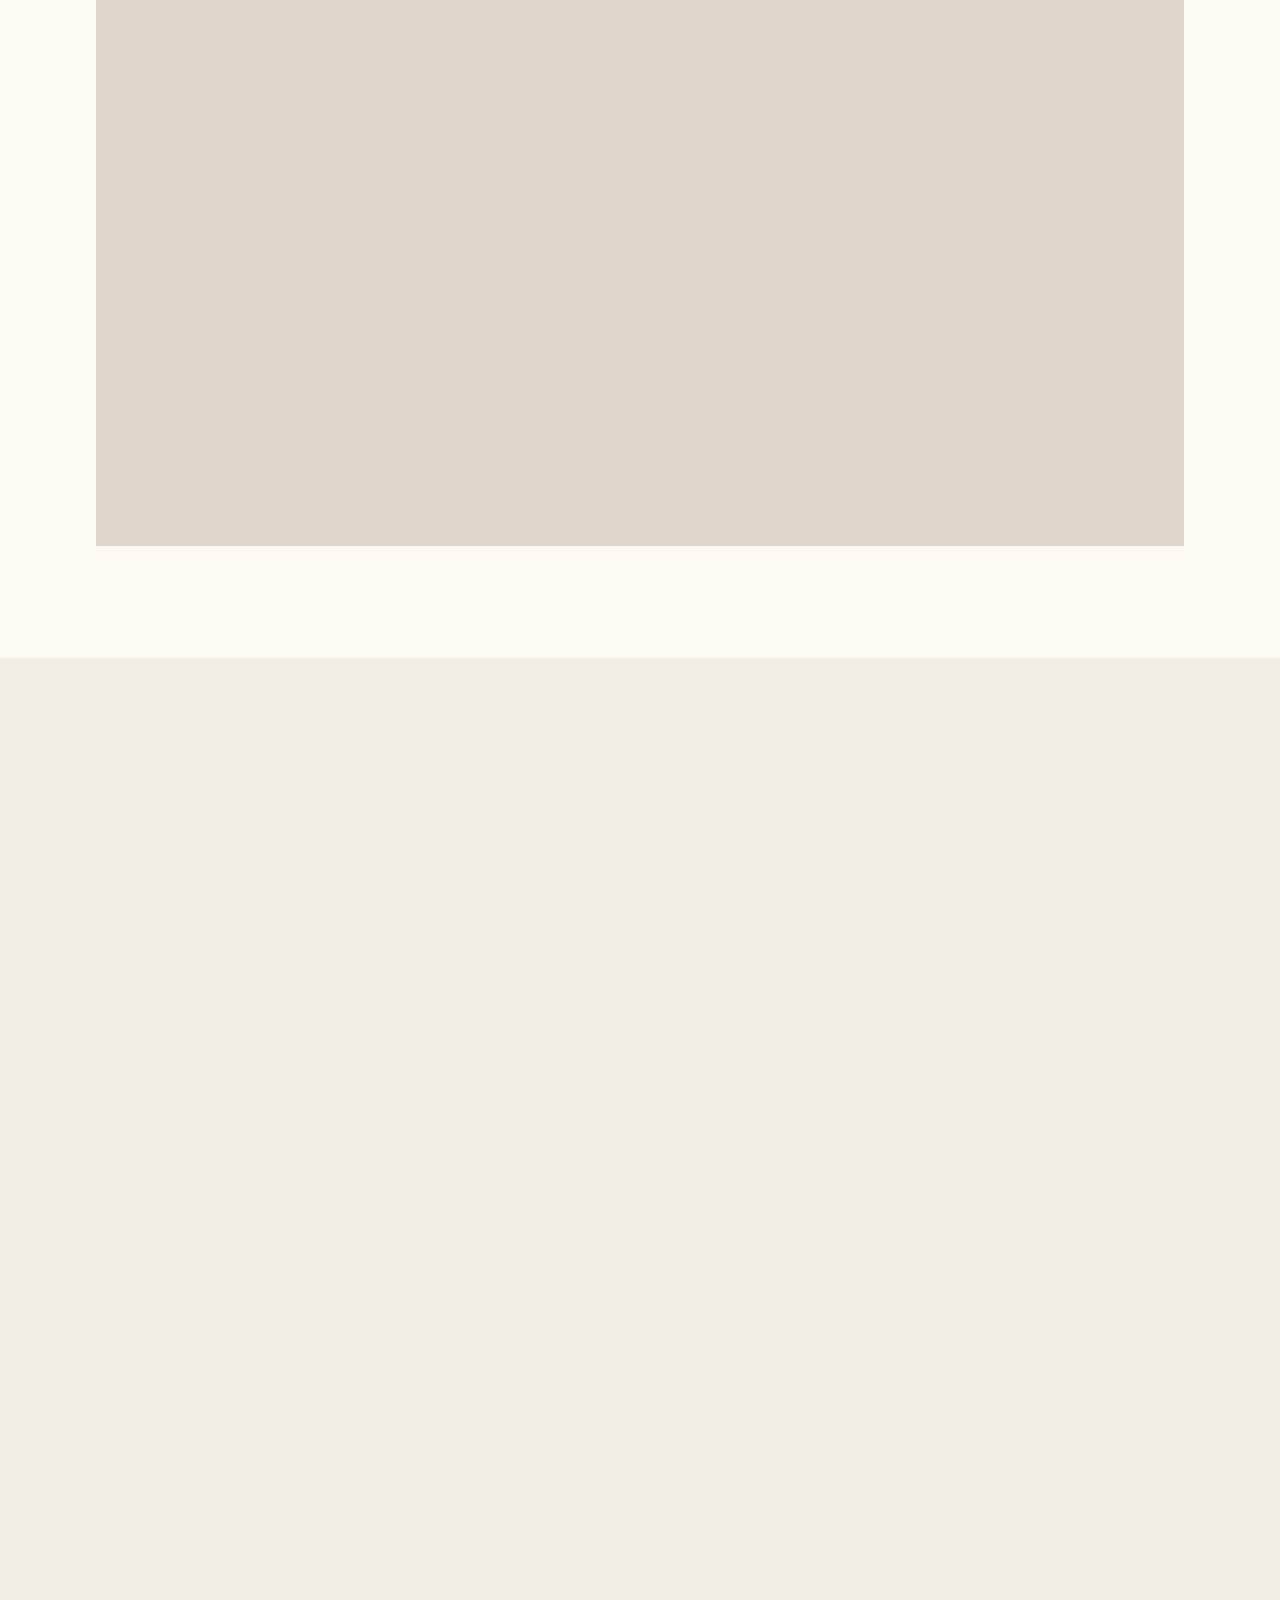
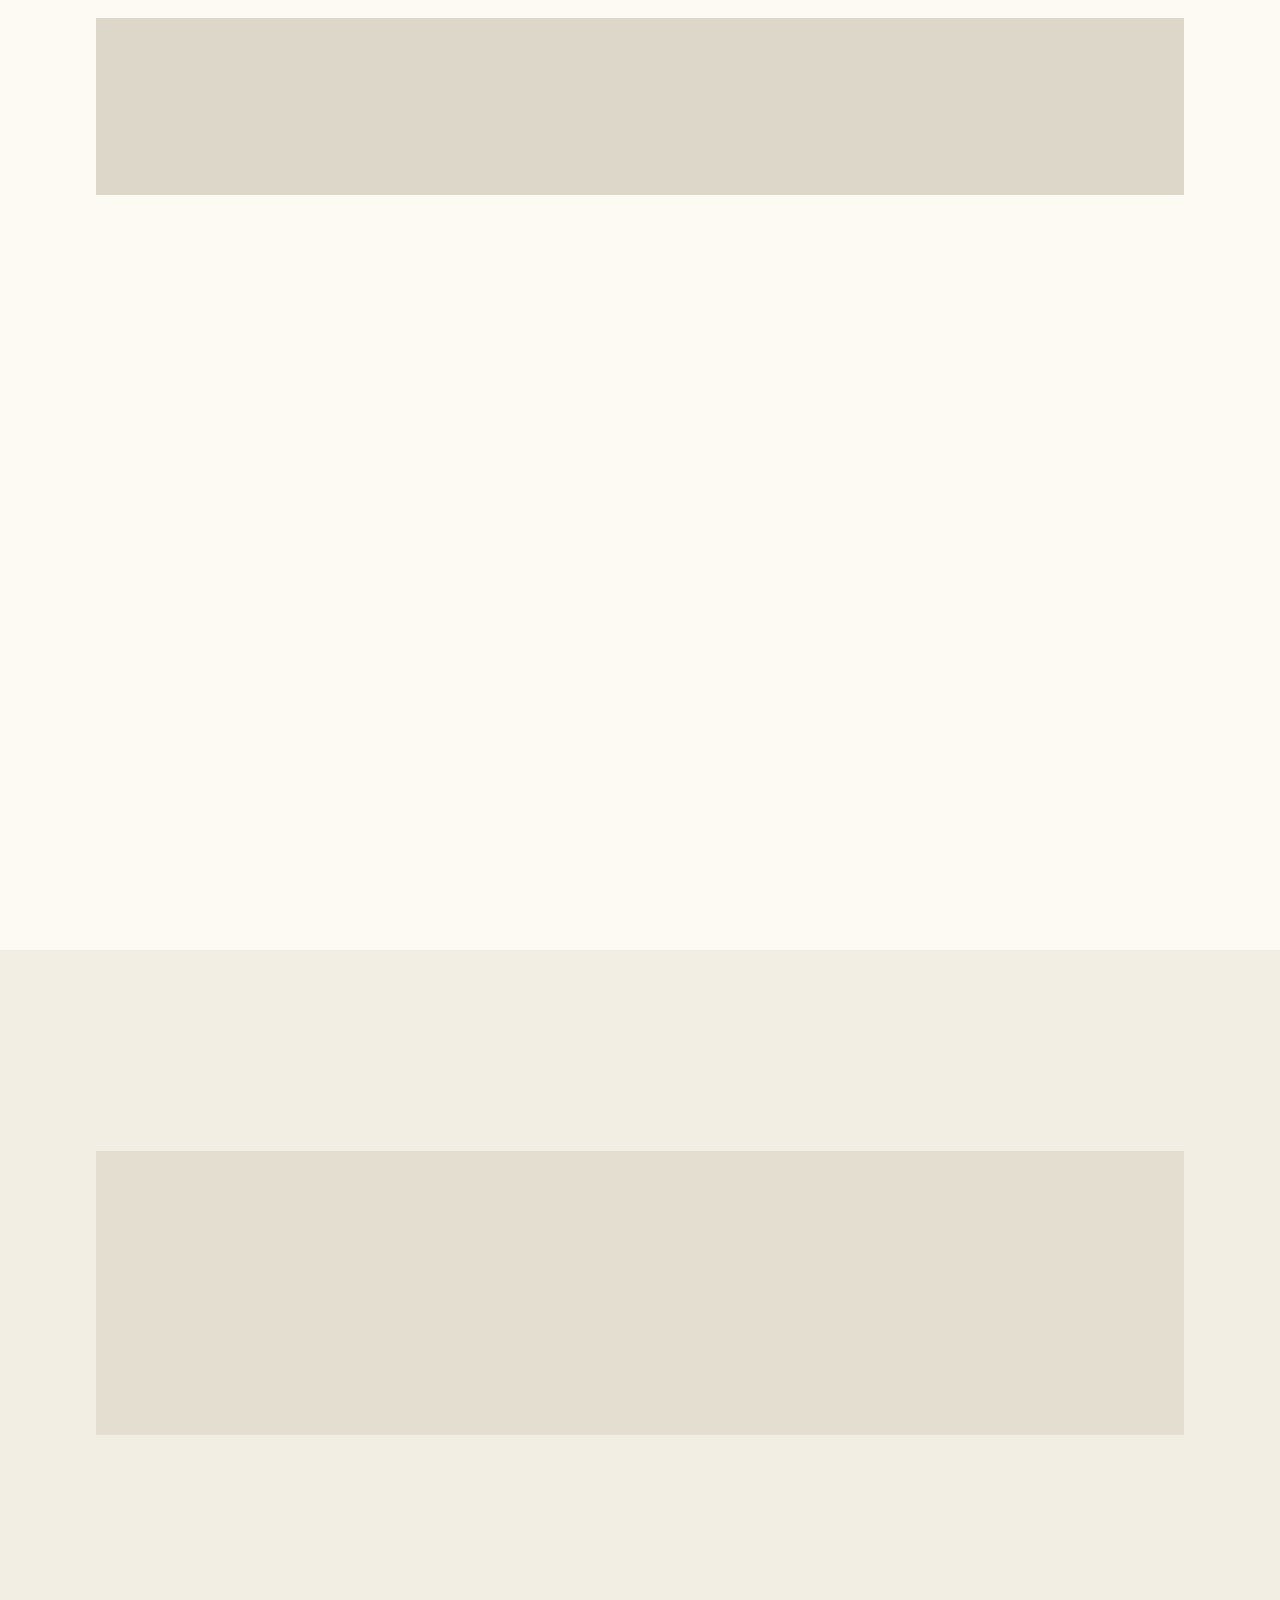
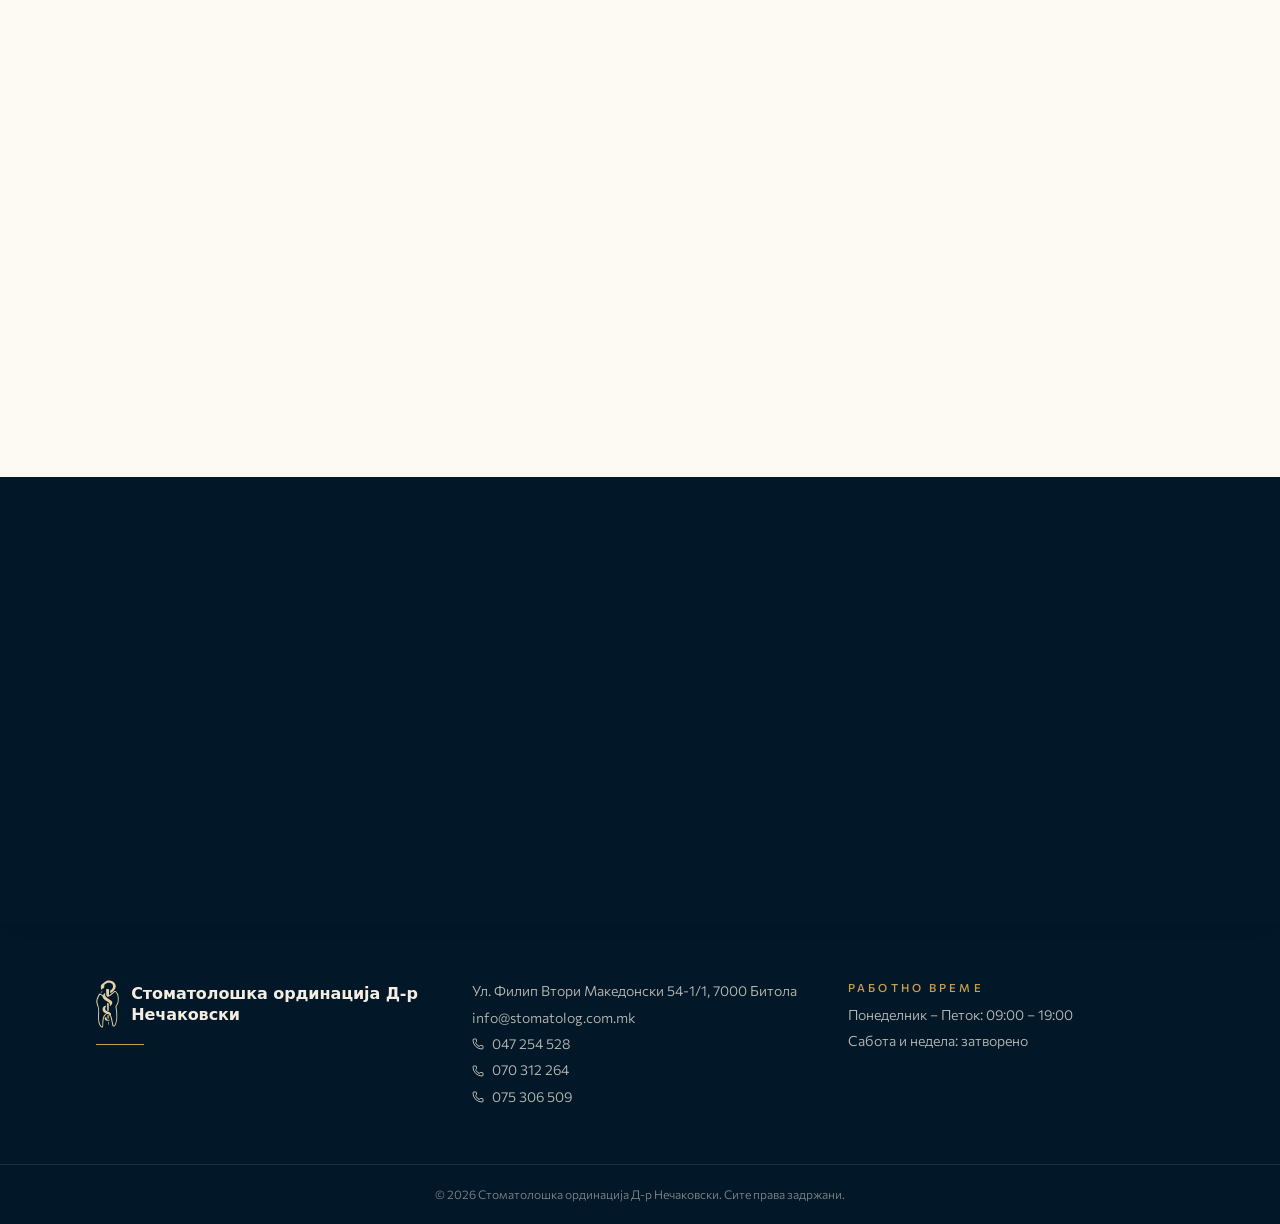
<file: contact.html>
<!doctype html>
<html lang="mk">
<head>
<meta charset="utf-8">
<title>Контакт</title>
<meta name="robots" content="noindex, nofollow">
<!-- The site is one scrolling page now. This stub only exists so links that
     were shared before the change still land on the right section. -->
<link rel="canonical" href="index.html#kontakt">
<meta http-equiv="refresh" content="0; url=index.html#kontakt">
<script>location.replace("index.html#kontakt");</script>
</head>
<body><p><a href="index.html#kontakt">Контакт</a></p></body>
</html>
</file>
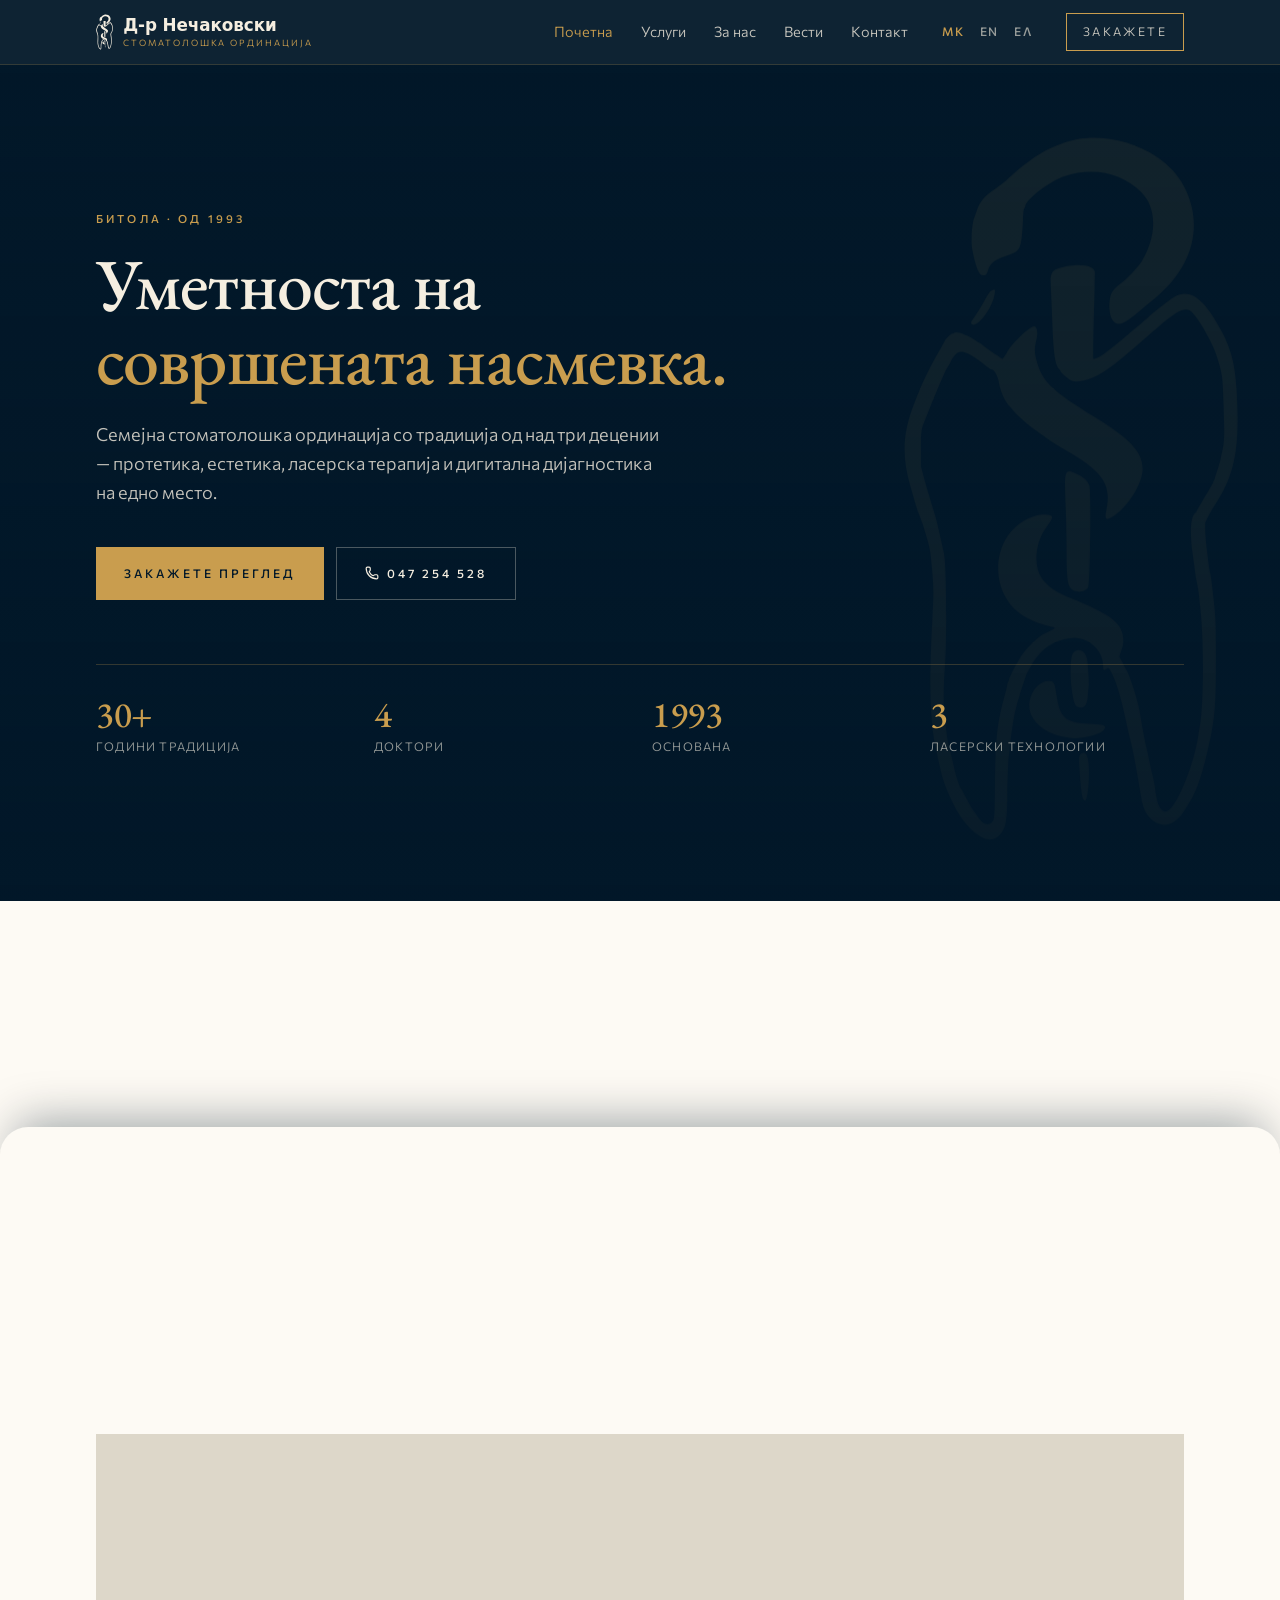
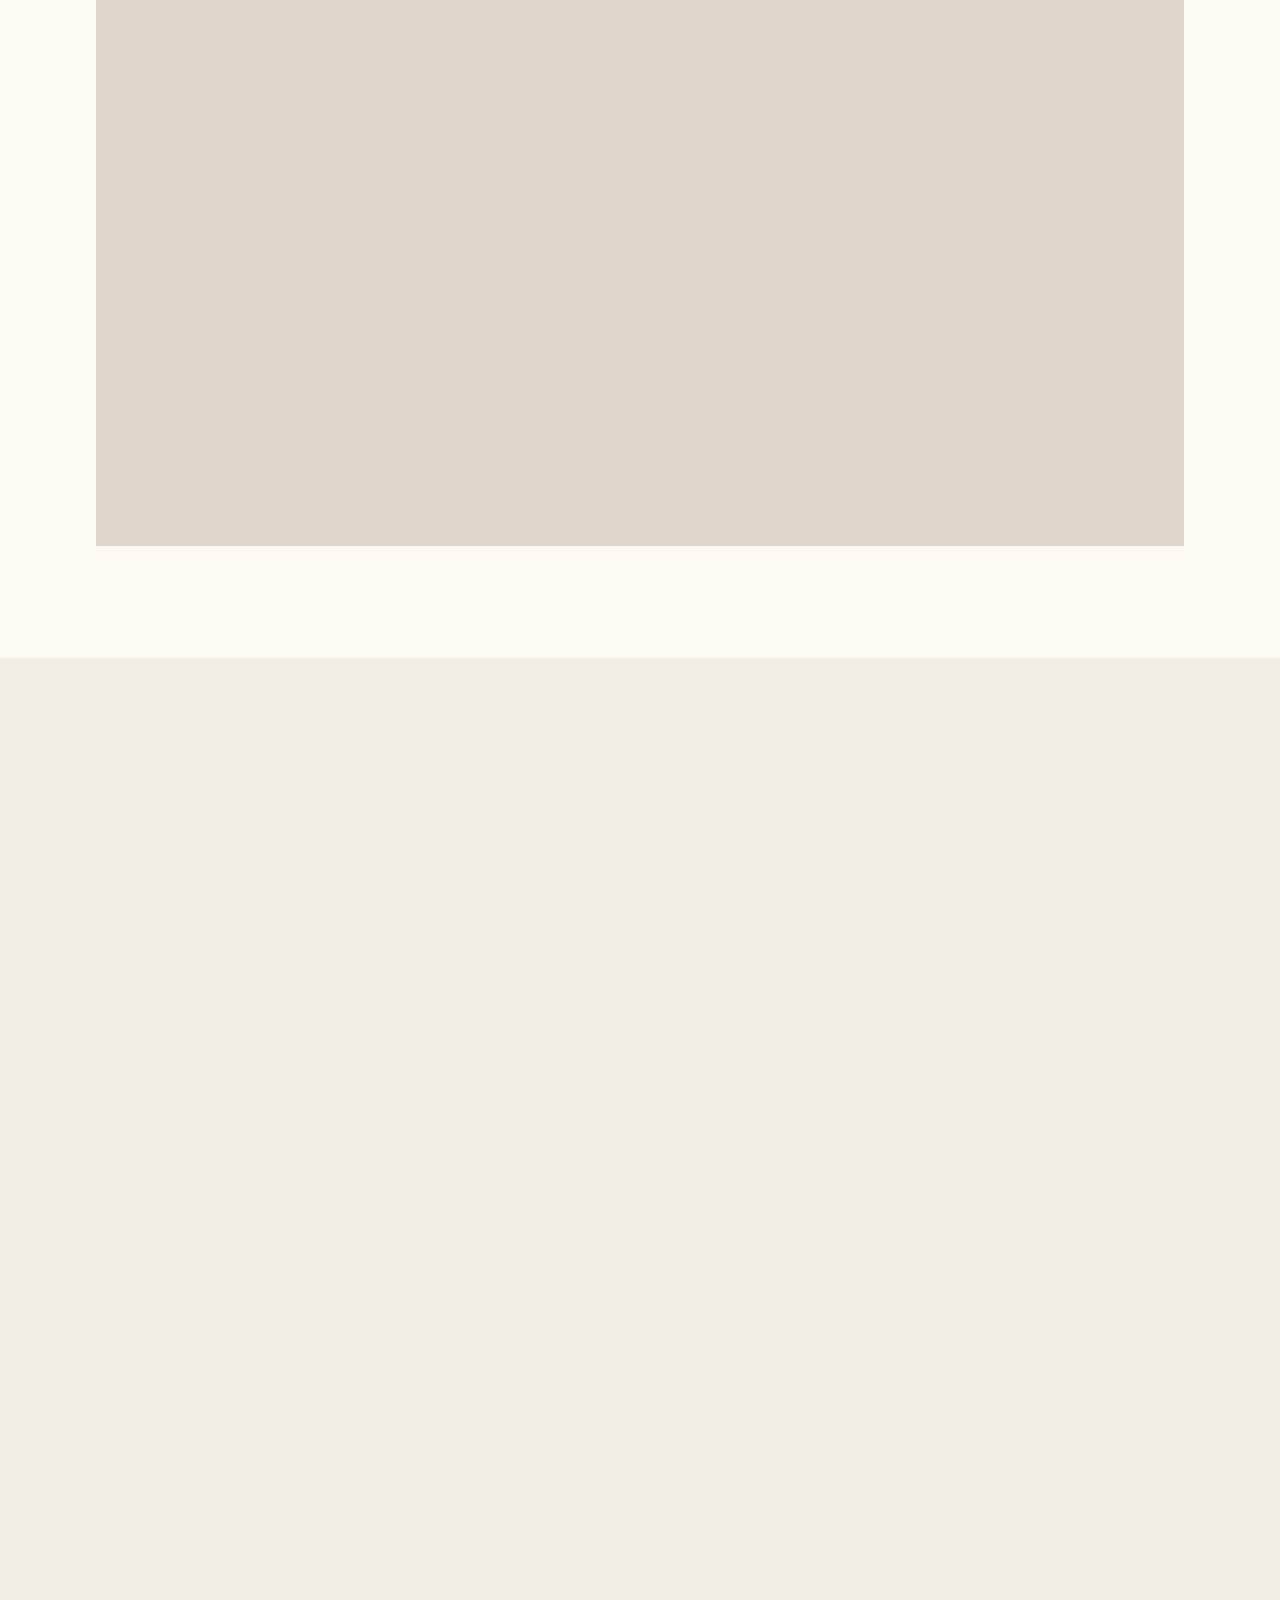
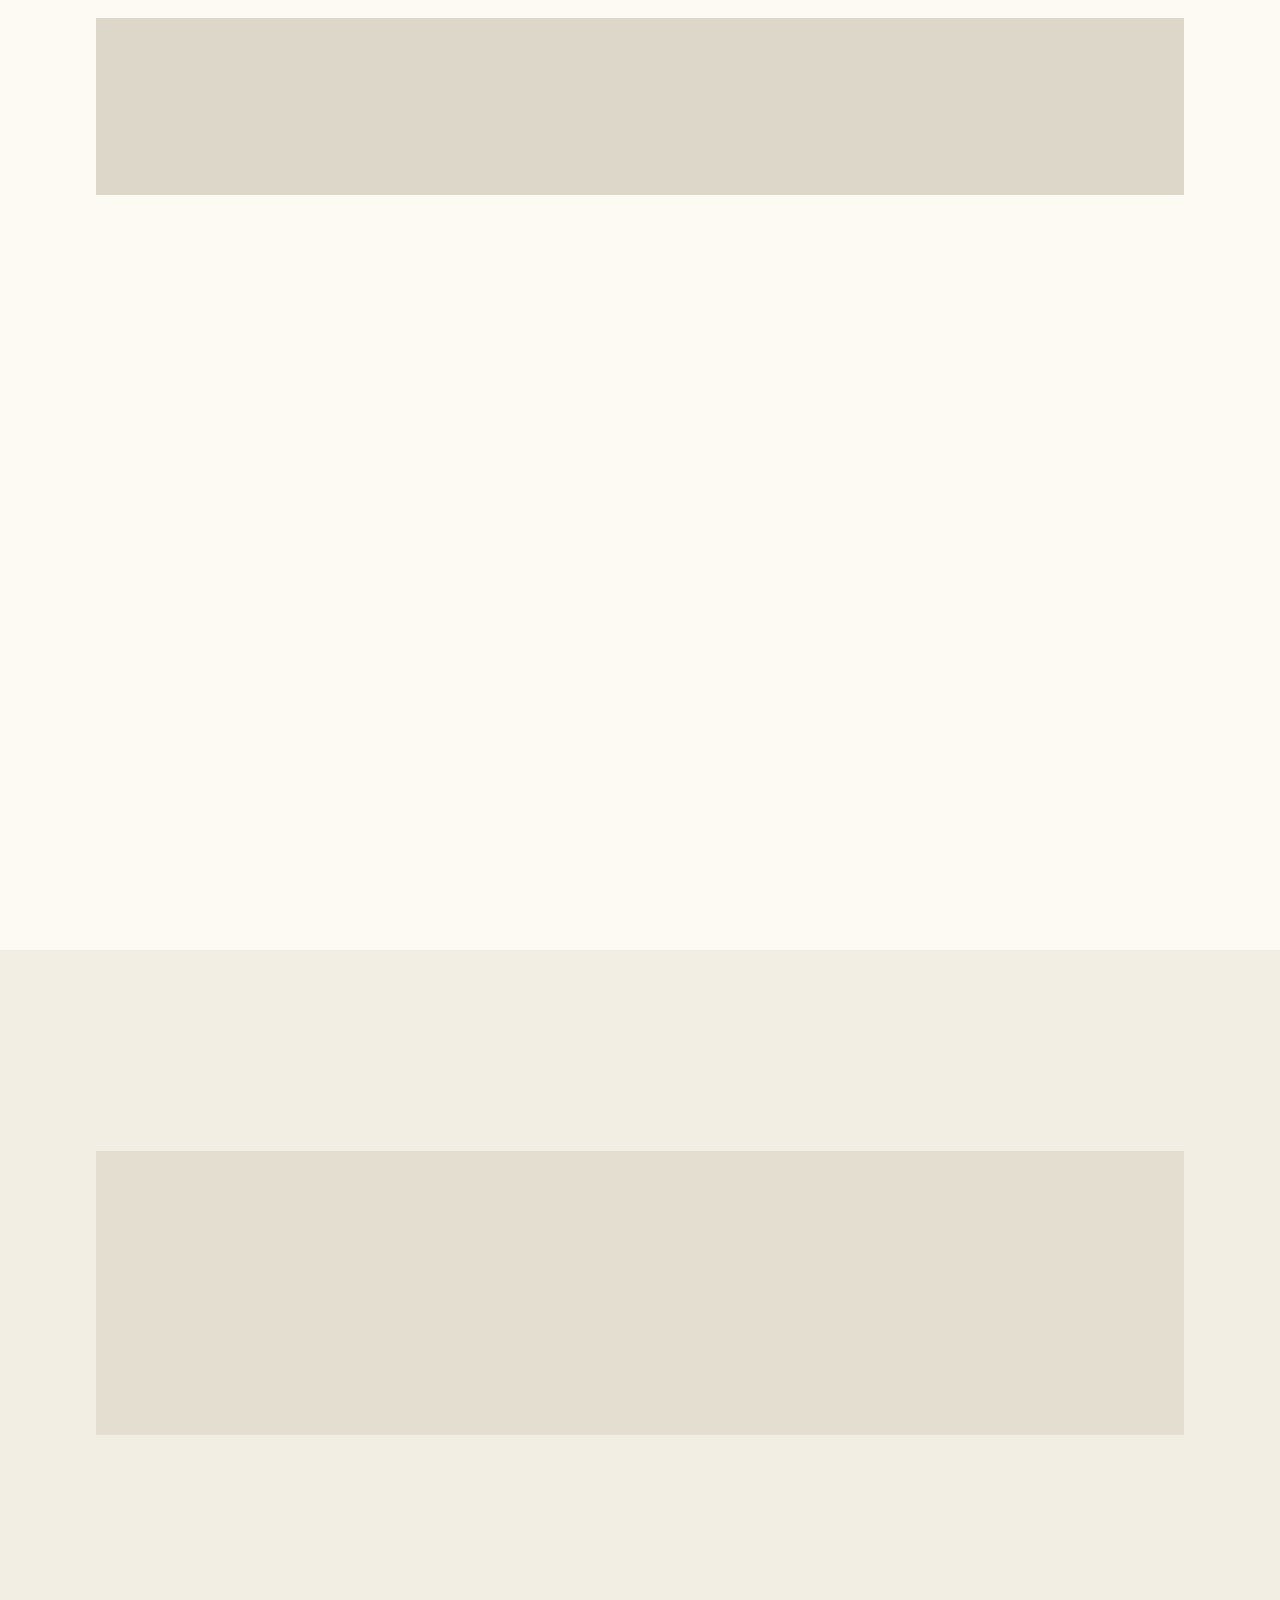
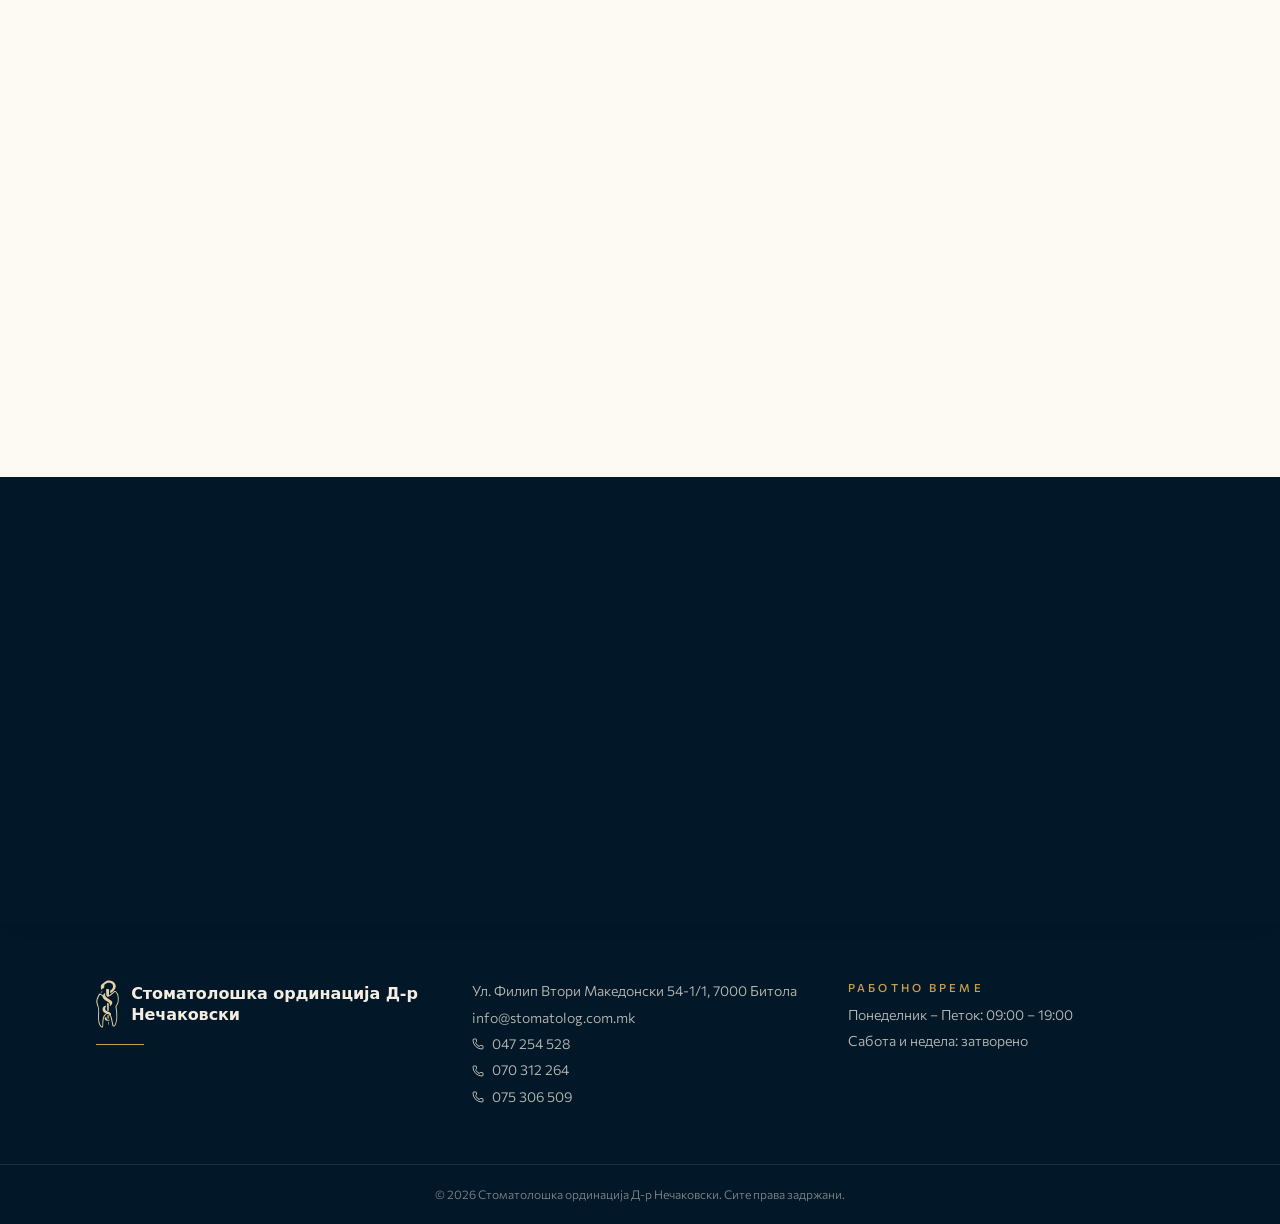
<file: services.html>
<!doctype html>
<html lang="mk">
<head>
<meta charset="utf-8">
<title>Сите услуги</title>
<meta name="robots" content="noindex, nofollow">
<!-- The site is one scrolling page now. This stub only exists so links that
     were shared before the change still land on the right section. -->
<link rel="canonical" href="index.html#uslugi">
<meta http-equiv="refresh" content="0; url=index.html#uslugi">
<script>location.replace("index.html#uslugi");</script>
</head>
<body><p><a href="index.html#uslugi">Сите услуги</a></p></body>
</html>
</file>
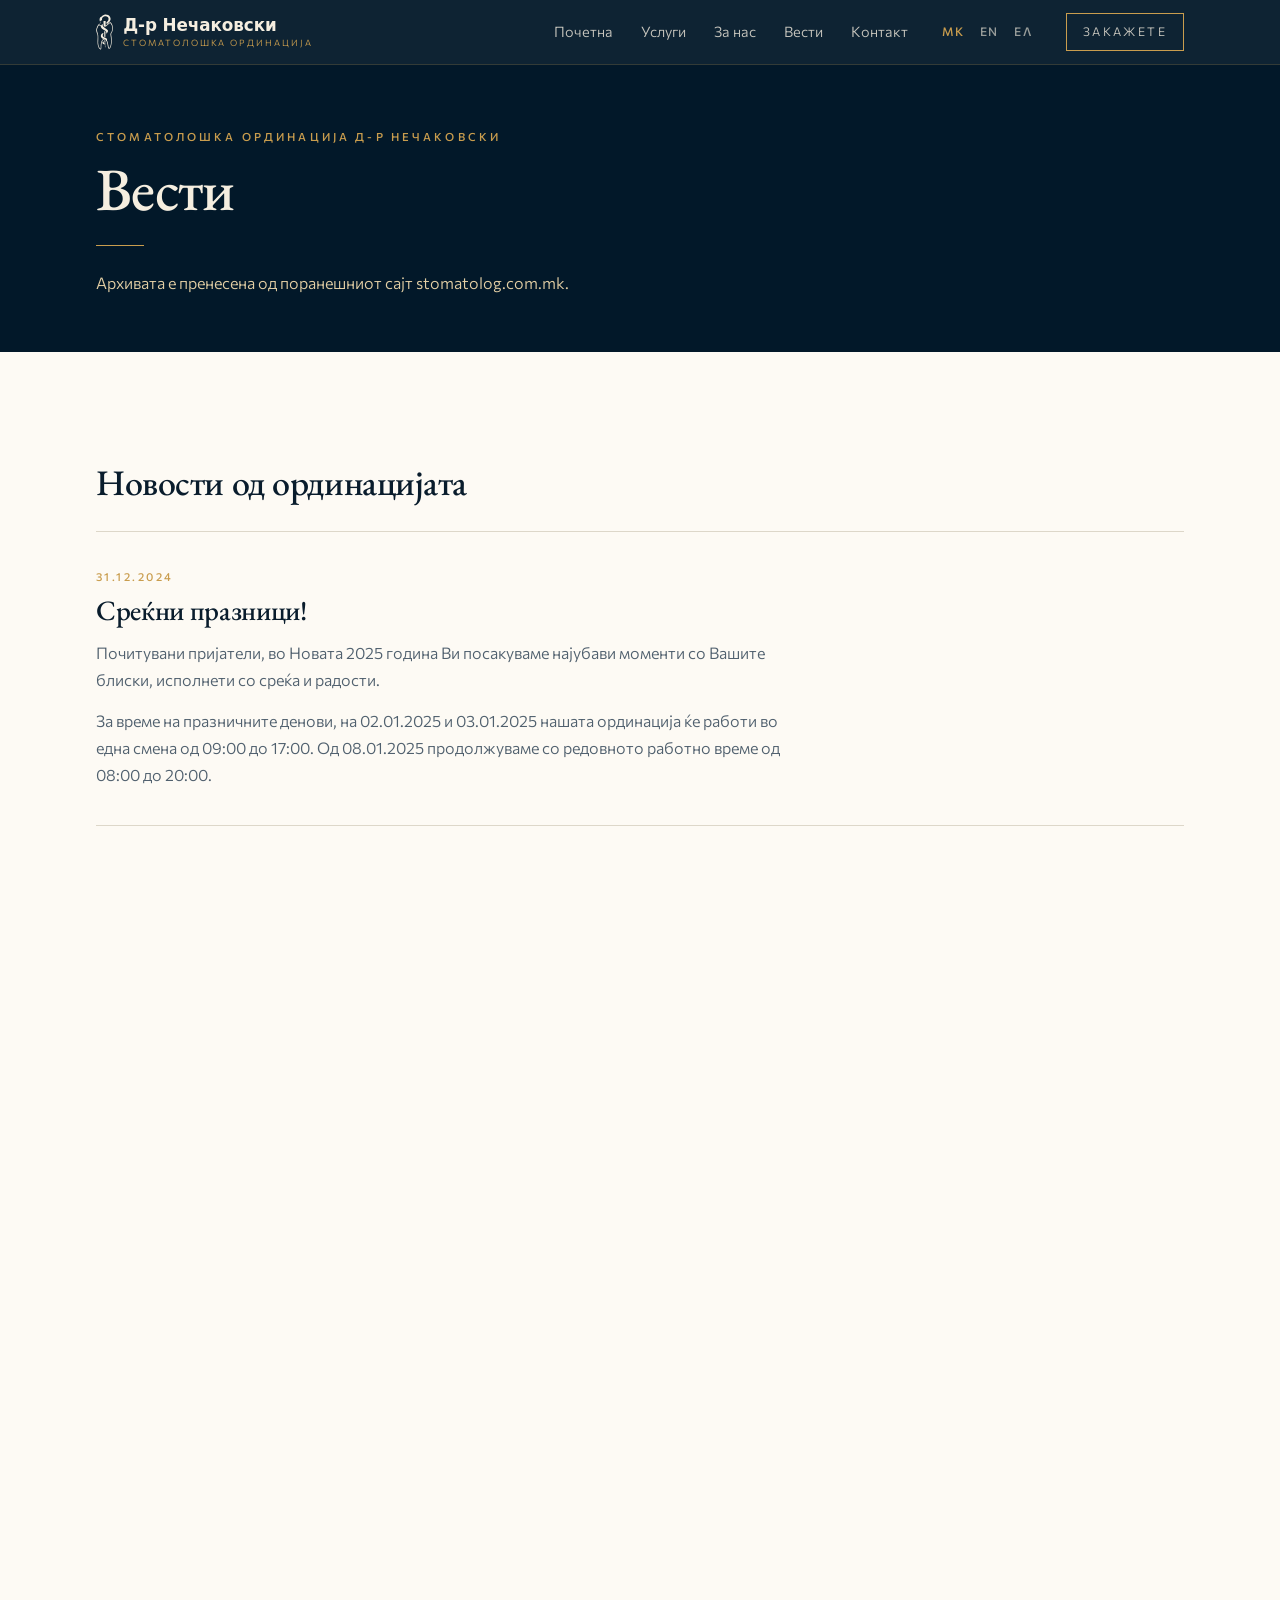
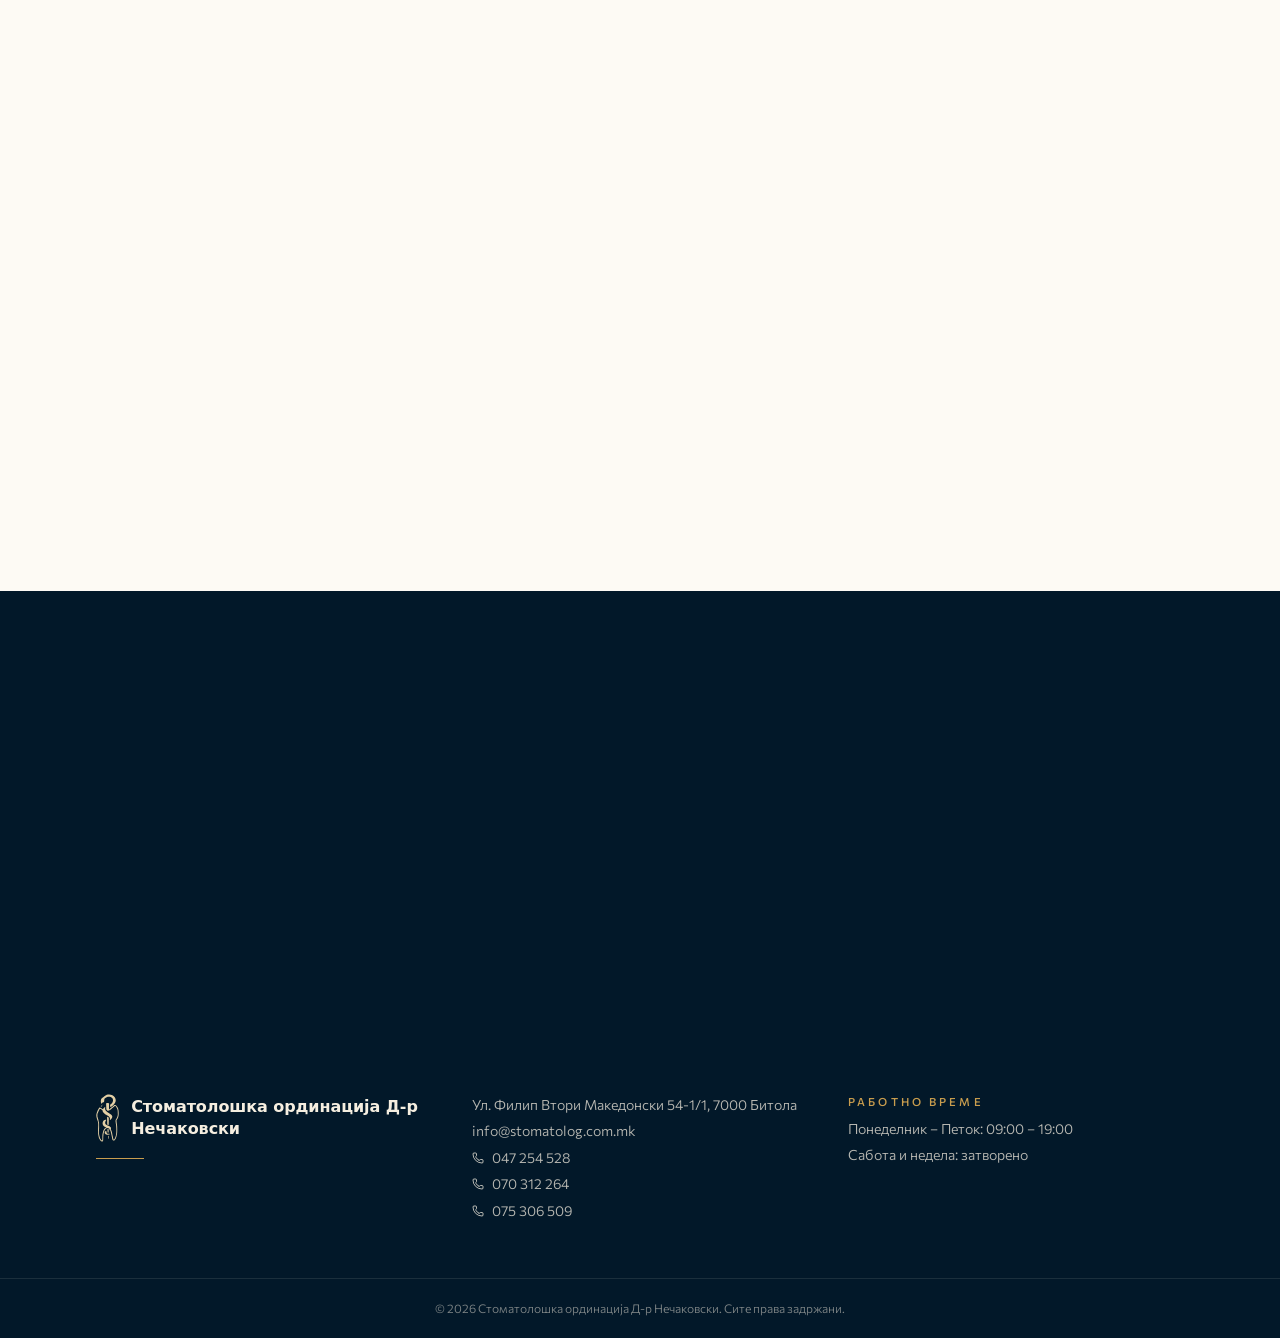
<file: vesti.html>
<!doctype html>
<html lang="mk" data-title-key="newsPageTitle">
<head>
<meta charset="utf-8">
<meta name="viewport" content="width=device-width, initial-scale=1">
<title>Вести · Стоматолошка ординација Д-р Нечаковски</title>
<meta name="description" content="Новости од стоматолошката ординација Д-р Нечаковски во Битола и архива на објавите во медиумите, од 2001 година до денес.">
<meta name="robots" content="noindex, nofollow">
<link rel="icon" href="assets/favicon.svg" type="image/svg+xml">
<link rel="preconnect" href="https://fonts.googleapis.com">
<link rel="preconnect" href="https://fonts.gstatic.com" crossorigin>
<link rel="stylesheet" href="https://fonts.googleapis.com/css2?family=EB+Garamond:wght@400;500;600&family=Commissioner:wght@300;400;500;600&display=swap">
<link rel="stylesheet" href="assets/site.css">
</head>
<body>

<div id="site-header"></div>

<main>

  <section class="page-hero">
    <div class="wrap">
      <p class="eyebrow" data-i18n="clinic">Стоматолошка ординација Д-⁠р Нечаковски</p>
      <h1 data-i18n="newsPageTitle">Вести</h1>
      <span class="gold-rule"></span>
      <p class="muted page-hero-note" data-i18n="newsSource">Архивата е пренесена од поранешниот сајт stomatolog.com.mk.</p>
    </div>
  </section>

  <!-- Two groups, both newest first: what the practice announced itself, and
       where it has been written about. Both come from assets/news.js. -->
  <section class="wrap section archive">
    <h2 class="group-title" data-i18n="groupNews">Новости од ординацијата</h2>
    <div class="posts" id="posts-news"></div>

    <h2 class="group-title" data-i18n="groupPress">Во медиумите</h2>
    <div class="posts" id="posts-press"></div>
  </section>

  <!-- Booking CTA, the same one that closes the home page -->
  <section class="cta-band">
    <div class="wrap">
      <p class="eyebrow" data-i18n="bookInfo">Само за преглед · 30 минути</p>
      <h2 data-i18n="bookTitle">Закажете преглед</h2>
      <p class="sub" data-i18n="bookText">Преглед од 30 минути. Изберете ден и час — ќе ве контактираме за потврда.</p>
      <a class="btn btn-gold" href="booking.html"><span data-i18n="ctaBook">Закажете преглед</span></a>
    </div>
  </section>

</main>

<div id="site-footer"></div>

<script src="assets/i18n.js"></script>
<script src="assets/news.js"></script>
<script>
window.PAGE_RENDER = function (t, lang) {
  ["news", "press"].forEach(function (group) {
    var box = document.getElementById("posts-" + group);
    var posts = window.NEWS.filter(function (p) { return p.group === group; });
    box.replaceChildren.apply(box, posts.map(function (post) {
      return window.NEWS_CARD(post, lang);
    }));
  });
};
</script>
<script src="assets/site.js"></script>
<script src="assets/feed.js"></script>
</body>
</html>
</file>
<file: assets/site.css>
/* ==========================================================================
   Д-р Нечаковски · Dental Practice
   Design tokens kept byte-identical to the original build; typography
   rebuilt on EB Garamond + Commissioner so Latin, Cyrillic and Greek all
   render in the real typeface (Cormorant Garamond ships no Greek glyphs).
   ========================================================================== */

:root {
  --radius: .25rem;

  --background: oklch(98.5% .008 85);
  --foreground: oklch(22% .04 245);
  --card: oklch(100% 0 0);
  --primary: oklch(27% .06 245);
  --primary-foreground: oklch(97% .015 85);
  --secondary: oklch(95% .015 85);
  --muted: oklch(95% .012 85);
  --muted-foreground: oklch(48% .03 245);
  --gold: oklch(72% .11 80);
  --gold-soft: oklch(86% .06 85);
  --ink: oklch(20% .045 245);
  --ink-foreground: oklch(95% .02 85);
  --destructive: oklch(57.7% .245 27.325);
  --border: oklch(88% .02 85);
  --input: oklch(86% .02 85);

  --font-display: "EB Garamond", "Cormorant Garamond", Georgia, serif;
  --font-sans: "Commissioner", "Manrope", system-ui, -apple-system, sans-serif;
  --font-logo: Verdana, Geneva, "DejaVu Sans", sans-serif;   /* their wordmark */

  --wrap: 72rem;   /* max-w-6xl */
  --gutter: 1.25rem;
  --header-h: 4rem;
}

*,
*::before,
*::after { box-sizing: border-box; margin: 0; padding: 0; border: 0 solid var(--border); }

html {
  -webkit-text-size-adjust: 100%;
  scroll-behavior: smooth;
  scroll-padding-top: calc(var(--header-h) + 1rem);
}

body {
  background-color: var(--background);
  color: var(--foreground);
  font-family: var(--font-sans);
  font-size: 1rem;
  line-height: 1.6;
  font-weight: 350;
  font-optical-sizing: auto;
  -webkit-font-smoothing: antialiased;
  -moz-osx-font-smoothing: grayscale;
  font-synthesis-weight: none;
  text-rendering: optimizeLegibility;
}

img, svg, video, iframe { display: block; vertical-align: middle; }
img, video { max-width: 100%; height: auto; }
ul, ol { list-style: none; }
a { color: inherit; text-decoration: none; }
button, input, select, textarea { font: inherit; letter-spacing: inherit; color: inherit; background: transparent; }
button { cursor: pointer; }

:focus-visible { outline: 2px solid var(--gold); outline-offset: 3px; }

/* --------------------------------------------------------------------------
   Display typography
   -------------------------------------------------------------------------- */

h1, h2, h3, h4 {
  font-family: var(--font-display);
  font-weight: 500;
  letter-spacing: -.012em;
  line-height: 1.08;
  text-wrap: balance;
  font-variant-numeric: lining-nums;
  font-feature-settings: "kern" 1, "liga" 1, "calt" 1;
}

/* The accent phrase is gold, never slanted. A Garamond italic turns Cyrillic
   т into a handwritten form that reads as a Bulgarian m — the practice asked
   for no italic anywhere, so this is upright in every language. */
h1 em, h2 em, h3 em, .display em { font-style: normal; color: var(--gold); }

p { text-wrap: pretty; }

.eyebrow {
  font-family: var(--font-sans);
  font-size: .7rem;
  font-weight: 500;
  letter-spacing: .28em;
  text-transform: uppercase;
  color: var(--gold);
  line-height: 1.4;
}

.gold-rule { display: block; width: 3rem; height: 1px; background: var(--gold); }

.muted { color: var(--muted-foreground); }

/* --------------------------------------------------------------------------
   Layout helpers
   -------------------------------------------------------------------------- */

.wrap { width: 100%; max-width: var(--wrap); margin-inline: auto; padding-inline: var(--gutter); }
.wrap-4xl { max-width: 56rem; }
.wrap-3xl { max-width: 48rem; }

.section { padding-block: 5rem; }
.lede { max-width: 36rem; margin-top: 1rem; color: var(--muted-foreground); }

@media (min-width: 48rem) {
  .section { padding-block: 7rem; }
}

/* --------------------------------------------------------------------------
   Buttons
   -------------------------------------------------------------------------- */

.btn {
  display: inline-flex;
  align-items: center;
  justify-content: center;
  gap: .5rem;
  padding: 1rem 1.75rem;
  font-size: .75rem;
  font-weight: 500;
  letter-spacing: .25em;
  text-transform: uppercase;
  transition: background-color .2s, color .2s, border-color .2s;
}

.btn-gold { background: var(--gold); color: var(--ink); }
.btn-gold:hover { background: var(--gold-soft); }

.btn-ghost { border: 1px solid color-mix(in oklab, var(--ink-foreground) 30%, transparent); }
.btn-ghost:hover { border-color: var(--gold); color: var(--gold); }

.btn-primary { background: var(--primary); color: var(--primary-foreground); }
.btn-primary:hover { background: var(--gold); color: var(--ink); }

.btn svg { flex: none; }

/* --------------------------------------------------------------------------
   Header
   -------------------------------------------------------------------------- */

.site-header {
  position: sticky;
  top: 0;
  z-index: 50;
  background: color-mix(in oklab, var(--ink) 95%, transparent);
  color: var(--ink-foreground);
  border-bottom: 1px solid color-mix(in oklab, var(--gold) 20%, transparent);
  backdrop-filter: blur(12px);
}

.header-bar {
  display: flex;
  align-items: center;
  justify-content: space-between;
  height: var(--header-h);
}

.brand { display: flex; align-items: center; gap: .6rem; line-height: 1.15; }
.brand-text { display: block; }
/* the mark is masked rather than inlined, so one cached file serves the dark
   header and the gold footer and still follows currentColor */
.brand-mark {
  flex: none;
  width: 1.1rem; height: 2.28rem;      /* the artwork is 306 : 635 */
  background: currentColor;
  -webkit-mask: url(logo.svg) center / contain no-repeat;
  mask: url(logo.svg) center / contain no-repeat;
}
/* the practice sets its name in Verdana Bold — their wordmark, not ours */
.brand-name { display: block; font-family: var(--font-logo); font-weight: 700; font-size: 1.05rem; letter-spacing: -.005em; }
.brand-sub { display: block; margin-top: .15rem; font-size: .55rem; letter-spacing: .22em; text-transform: uppercase; color: var(--gold); }

.nav-desktop { display: none; align-items: center; gap: 1.75rem; font-size: .9rem; }
.nav-desktop a { color: color-mix(in oklab, var(--ink-foreground) 80%, transparent); transition: color .2s; }
.nav-desktop a:hover { color: var(--gold); }
.nav-desktop a[aria-current] { color: var(--gold); }

.nav-book {
  border: 1px solid var(--gold);
  padding: .5rem 1rem;
  font-size: .75rem;
  letter-spacing: .2em;
  text-transform: uppercase;
  color: var(--gold);
}
.nav-book:hover { background: var(--gold); color: var(--ink) !important; }

.lang {
  display: flex;
  align-items: center;
  gap: .25rem;
  font-size: .75rem;
  letter-spacing: .1em;
}
.lang button {
  padding: .25rem .375rem;
  color: color-mix(in oklab, var(--ink-foreground) 60%, transparent);
  transition: color .2s;
  font-weight: 500;
}
.lang button:hover { color: var(--ink-foreground); }
.lang button[aria-pressed="true"] { color: var(--gold); }

.header-mobile { display: flex; align-items: center; gap: .5rem; }
.menu-toggle { padding: .5rem; display: grid; place-items: center; }

.nav-mobile {
  display: none;
  border-top: 1px solid color-mix(in oklab, var(--gold) 20%, transparent);
  padding: 0 var(--gutter) 1.5rem;
}
.nav-mobile.open { display: block; }
.nav-mobile a.m-link {
  display: block;
  padding: 1rem 0;
  font-family: var(--font-display);
  font-size: 1.5rem;
  border-bottom: 1px solid color-mix(in oklab, var(--ink-foreground) 10%, transparent);
}
.nav-mobile .m-book {
  display: block;
  margin-top: 1.25rem;
  padding: .75rem;
  text-align: center;
  background: var(--gold);
  color: var(--ink);
  font-size: .75rem;
  letter-spacing: .25em;
  text-transform: uppercase;
}

/* 60rem, not 48rem: at 768px the four nav labels, the language switch and
   the booking button landed flush against the wordmark with no gap at all,
   and the Greek labels are longer still. A tablet in portrait gets the
   menu button, which is the easier target anyway. */
@media (min-width: 60rem) {
  .nav-desktop { display: flex; }
  .header-mobile { display: none; }
  .nav-mobile { display: none !important; }
}

/* --------------------------------------------------------------------------
   Hero
   -------------------------------------------------------------------------- */

.hero {
  position: relative;
  overflow: hidden;
  background: var(--ink);
  color: var(--ink-foreground);
}
/* Their own mark, sunk into the background of the hero — the practice asked
   for "запчето од логото како сенка на позадината". It is also what the hero
   has in place of a photograph: the one that used to be here was the shot they
   said was not them. Masked, like .brand-mark, so one cached logo.svg serves
   both and follows currentColor. */
.hero-mark {
  position: absolute;
  top: 50%;
  right: 5%;
  translate: 0 -50%;
  /* 72, not 84: it starts the scroll zoomed to 1.18, and 84 clipped the crown */
  height: 72%;
  aspect-ratio: 306 / 635;      /* the artwork */
  background: currentColor;
  color: var(--gold);
  opacity: .12;
  -webkit-mask: url(logo.svg) center / contain no-repeat;
  mask: url(logo.svg) center / contain no-repeat;
}
/* Narrow, the hero is content-tall rather than screen-tall, so 84% of it makes
   a mark wider than the phone. Size it off the width here. */
@media (max-width: 40rem) {
  .hero-mark { height: auto; width: 54%; right: -6%; }
}
.hero-veil {
  position: absolute;
  inset: 0;
  background: linear-gradient(to bottom,
    color-mix(in oklab, var(--ink) 40%, transparent),
    color-mix(in oklab, var(--ink) 70%, transparent) 50%,
    var(--ink));
}
.hero-inner { position: relative; padding-top: 6rem; padding-bottom: 5rem; }

.hero h1 {
  max-width: 48rem;
  margin-top: 1.25rem;
  font-size: clamp(2.75rem, 9vw, 4.5rem);
  line-height: 1.04;
}
.hero-text {
  max-width: 36rem;
  margin-top: 1.5rem;
  font-size: 1rem;
  color: color-mix(in oklab, var(--ink-foreground) 80%, transparent);
}
.hero-cta { display: flex; flex-direction: column; gap: .75rem; margin-top: 2.5rem; }

.stats {
  display: grid;
  grid-template-columns: repeat(2, minmax(0, 1fr));
  gap: 1.5rem;
  margin-top: 4rem;
  padding-top: 2rem;
  border-top: 1px solid color-mix(in oklab, var(--gold) 25%, transparent);
}
.stats dt {
  font-family: var(--font-display);
  font-size: 2.25rem;
  font-weight: 500;
  line-height: 1;
  color: var(--gold);
  font-variant-numeric: lining-nums tabular-nums;
  letter-spacing: -.01em;
}
.stats dd {
  margin-top: .35rem;
  font-size: .75rem;
  letter-spacing: .1em;
  text-transform: uppercase;
  color: color-mix(in oklab, var(--ink-foreground) 60%, transparent);
  line-height: 1.4;
}

@media (min-width: 40rem) {
  .hero-cta { flex-direction: row; }
}
@media (min-width: 48rem) {
  .hero-inner { padding-top: 9rem; padding-bottom: 8rem; }
  .hero-text { font-size: 1.125rem; }
  .stats { grid-template-columns: repeat(4, minmax(0, 1fr)); }
}

/* --------------------------------------------------------------------------
   Page hero (inner pages)
   -------------------------------------------------------------------------- */

.page-hero {
  background: var(--ink);
  color: var(--ink-foreground);
  padding-top: 4rem;
  padding-bottom: 3.5rem;
}
.page-hero h1 { margin-top: .75rem; font-size: clamp(2.5rem, 7vw, 3.75rem); }
.page-hero .gold-rule { margin-top: 1.5rem; }

/* --------------------------------------------------------------------------
   Services grid (home)
   -------------------------------------------------------------------------- */

.services h2 { margin-top: .75rem; font-size: clamp(2.25rem, 5vw, 3rem); }

.card-grid {
  display: grid;
  gap: 1px;
  background: var(--border);
  margin-top: 3rem;
}
.card {
  display: block;
  background: var(--background);
  padding: 2rem;
  transition: background-color .25s;
}
.card:hover { background: var(--card); }
.card-num { font-family: var(--font-display); font-size: .875rem; color: var(--gold); font-variant-numeric: lining-nums; }
.card h3 { margin-top: .5rem; font-size: 1.5rem; }
.card p { margin-top: .75rem; font-size: .875rem; color: var(--muted-foreground); }
.card .arrow { margin-top: 1.25rem; color: var(--gold); transition: transform .25s; }
.card:hover .arrow { transform: translateX(.25rem); }

@media (min-width: 40rem) { .card-grid { grid-template-columns: repeat(2, minmax(0, 1fr)); } }
@media (min-width: 64rem) { .card-grid { grid-template-columns: repeat(3, minmax(0, 1fr)); } }

/* --------------------------------------------------------------------------
   Why us / split section
   -------------------------------------------------------------------------- */

.split { background: var(--secondary); }
.split-inner {
  display: grid;
  gap: 3rem;
  align-items: center;
  padding-block: 5rem;
}
.split img { width: 100%; aspect-ratio: 4 / 5; object-fit: cover; height: auto; }
.split h2 { margin-top: .75rem; font-size: clamp(2.25rem, 5vw, 3rem); }
.why { margin-top: 2.5rem; display: grid; gap: 2rem; }
.why-item { border-left: 1px solid var(--gold); padding-left: 1.25rem; }
.why-item h3 { font-size: 1.5rem; }
.why-item p { margin-top: .25rem; font-size: .875rem; color: var(--muted-foreground); }
.text-link {
  display: inline-flex;
  align-items: center;
  gap: .5rem;
  margin-top: 2.5rem;
  font-size: .75rem;
  font-weight: 500;
  letter-spacing: .25em;
  text-transform: uppercase;
  color: var(--primary);
  transition: color .2s;
}
.text-link:hover { color: var(--gold); }

@media (min-width: 48rem) {
  .split-inner { grid-template-columns: repeat(2, minmax(0, 1fr)); padding-block: 7rem; }
}

/* --------------------------------------------------------------------------
   Closing CTA band
   -------------------------------------------------------------------------- */

.cta-band { background: var(--ink); color: var(--ink-foreground); }
.cta-band .wrap { max-width: 56rem; text-align: center; padding-block: 5rem; }
.cta-band h2 { margin-top: 1rem; font-size: clamp(2.25rem, 6vw, 3.75rem); }
.cta-band p.sub { max-width: 32rem; margin: 1rem auto 0; color: color-mix(in oklab, var(--ink-foreground) 70%, transparent); }
.cta-band .btn { margin-top: 2.5rem; padding-inline: 2rem; }

@media (min-width: 48rem) { .cta-band .wrap { padding-block: 6rem; } }

/* --------------------------------------------------------------------------
   Services page
   -------------------------------------------------------------------------- */

.service-list {
  display: grid;
  gap: 3rem;
  margin-top: 3rem;
}
.service-block .card-num { font-size: 1rem; }
.service-block h3 { margin-top: .25rem; font-size: 1.875rem; }
.service-block ul { margin-top: 1.25rem; border-top: 1px solid var(--border); }
.service-block li { padding-block: .75rem; font-size: .875rem; border-bottom: 1px solid var(--border); }
.center-cta { padding-bottom: 5rem; text-align: center; }

@media (min-width: 48rem) {
  .service-list { grid-template-columns: repeat(2, minmax(0, 1fr)); gap: 3rem 4rem; }
}

/* --------------------------------------------------------------------------
   About page
   -------------------------------------------------------------------------- */

/* the clinic's full name broke mid-word on a phone, splitting "Д-р" across
   two lines — a smaller step and a no-break rule keep it whole */
.clinic-title { margin-top: .75rem; font-size: clamp(1.6rem, 5.2vw, 3rem); }
.about-section .gold-rule { margin-top: 1.25rem; }
.about-section .about-photo { margin-top: 2.5rem; }
/* both used to stop short of the container and leave a bare strip down the
   right-hand side — the photo now spans it, and the paragraph runs wider */
.about-photo { width: 100%; object-fit: cover; }
.about-lede {
  margin-top: 2.5rem;
  max-width: 60rem;
  font-family: var(--font-display);
  font-size: 1.5rem;
  line-height: 1.38;
  letter-spacing: -.005em;
}
.team-grid { display: grid; gap: 1px; background: var(--border); margin-top: 3.5rem; }
.team-card { background: var(--background); padding: 2rem; }
.team-card h3 { font-size: 1.5rem; }
.team-card p { margin-top: .25rem; font-size: .75rem; letter-spacing: .1em; text-transform: uppercase; color: var(--gold); }
.founder { margin-top: 2rem; font-size: .875rem; color: var(--muted-foreground); }

@media (min-width: 40rem) { .team-grid { grid-template-columns: repeat(2, minmax(0, 1fr)); } }
@media (min-width: 48rem) {
  .about-lede { font-size: 1.875rem; }
}

/* --------------------------------------------------------------------------
   Contact page
   -------------------------------------------------------------------------- */

.contact-grid { display: grid; gap: 3rem; margin-top: 2.5rem; }
.contact-list { display: grid; gap: 2rem; align-content: start; justify-items: start; }
.contact-list > .contact-row { justify-self: stretch; }
.contact-row { display: flex; gap: 1rem; }
.contact-row svg { margin-top: .25rem; color: var(--gold); flex: none; }
.contact-row a { display: block; margin-top: .25rem; transition: color .2s; }
.contact-row a:hover { color: var(--gold); }
.contact-row p.val { margin-top: .25rem; }
.map { width: 100%; height: 24rem; border: 1px solid var(--border); }

@media (min-width: 48rem) {
  .contact-grid { grid-template-columns: repeat(2, minmax(0, 1fr)); }
  .map { height: 100%; min-height: 28rem; }
}

/* --------------------------------------------------------------------------
   Booking
   -------------------------------------------------------------------------- */

.booking-section { padding-block: 3.5rem; }
/* minmax(0,…) stops the scrolling day strip from stretching the grid track */
.booking-form { display: grid; grid-template-columns: minmax(0, 1fr); gap: 2.5rem; }
.booking-form > * { min-width: 0; }
.step-label { margin-bottom: 1rem; }

.day-strip {
  display: flex;
  gap: .5rem;
  overflow-x: auto;
  padding-bottom: .5rem;
  margin-inline: calc(var(--gutter) * -1);
  padding-inline: var(--gutter);
  scrollbar-width: thin;
}
.day {
  min-width: 4rem;
  flex: none;
  border: 1px solid var(--border);
  background: var(--card);
  padding: .75rem;
  text-align: center;
  transition: border-color .2s, background-color .2s, color .2s;
}
.day:hover { border-color: var(--gold); }
.day[aria-pressed="true"] { border-color: var(--primary); background: var(--primary); color: var(--primary-foreground); }
.day .dow { display: block; font-size: .65rem; letter-spacing: .1em; text-transform: uppercase; opacity: .7; }
.day .dom { display: block; font-family: var(--font-display); font-size: 1.5rem; line-height: 1.2; font-variant-numeric: lining-nums; }
.day .mon { display: block; font-size: .65rem; opacity: .7; }

.slot-grid { display: grid; grid-template-columns: repeat(4, minmax(0, 1fr)); gap: .5rem; }
.slot {
  border: 1px solid var(--border);
  background: var(--card);
  padding: .75rem 0;
  font-size: .875rem;
  font-variant-numeric: lining-nums tabular-nums;
  transition: border-color .2s, background-color .2s, color .2s;
}
.slot:hover { border-color: var(--gold); }
.slot[aria-pressed="true"] { border-color: var(--gold); background: var(--gold); color: var(--ink); }
/* shown so the day reads as full, but not offered */
.slot--taken {
  color: color-mix(in oklab, var(--muted-foreground) 55%, transparent);
  background: var(--secondary);
  border-style: dashed;
  cursor: not-allowed;
  text-decoration: line-through;
}
.slot--taken:hover { border-color: var(--border); }

@media (min-width: 40rem) { .slot-grid { grid-template-columns: repeat(5, minmax(0, 1fr)); } }

.fields { display: grid; gap: 1.25rem; }
.field { display: block; }
.field > span { font-size: .875rem; }
.field .req { color: var(--gold); }
.field .opt { color: var(--muted-foreground); }
.field input {
  width: 100%;
  margin-top: .25rem;
  padding-block: .75rem;
  font-size: 1.125rem;
  border-bottom: 1px solid var(--input);
  transition: border-color .2s;
}
.field input:focus { outline: none; border-color: var(--gold); }
.err { display: block; margin-top: .25rem; font-size: .875rem; color: var(--destructive); }

.submit { width: 100%; padding-block: 1rem; }
.submit:disabled { opacity: .6; cursor: default; }
.fineprint { text-align: center; font-size: .75rem; color: var(--muted-foreground); }

.booking-done {
  border: 1px solid color-mix(in oklab, var(--gold) 40%, transparent);
  background: var(--card);
  padding: 2.5rem;
  text-align: center;
}
.booking-done h2 { margin-top: 1rem; font-size: 2.25rem; }
.booking-done p { margin-top: .75rem; color: var(--muted-foreground); }
.booking-done .when { margin-top: 1.5rem; font-family: var(--font-display); font-size: 1.5rem; color: var(--foreground); }
.booking-done svg { margin-inline: auto; color: var(--gold); }

@media (min-width: 48rem) { .booking-section { padding-block: 5rem; } }

/* --------------------------------------------------------------------------
   Footer
   -------------------------------------------------------------------------- */

.site-footer { background: var(--ink); color: var(--ink-foreground); }
.footer-grid { display: grid; gap: 2.5rem; padding-block: 3.5rem; }
.f-brand { display: flex; align-items: center; gap: .75rem; color: var(--gold-soft); }
.f-brand .brand-mark { width: 1.45rem; height: 3rem; }
.footer-grid .f-name { font-family: var(--font-logo); font-weight: 700; font-size: 1rem; line-height: 1.35; letter-spacing: -.005em; color: var(--ink-foreground); }
.f-brand + .gold-rule { margin-top: 1rem; }
.f-col { font-size: .875rem; color: color-mix(in oklab, var(--ink-foreground) 75%, transparent); }
.f-col > * + * { margin-top: .25rem; }
.f-col a { display: block; transition: color .2s; }
.f-col a:hover { color: var(--gold); }
.f-col a.phone { display: flex; align-items: center; gap: .5rem; }
.f-hours .eyebrow { margin-bottom: .5rem; }
.copyright {
  border-top: 1px solid color-mix(in oklab, var(--ink-foreground) 10%, transparent);
  padding-block: 1.25rem;
  text-align: center;
  font-size: .75rem;
  color: color-mix(in oklab, var(--ink-foreground) 50%, transparent);
}

@media (min-width: 48rem) {
  .footer-grid { grid-template-columns: repeat(3, minmax(0, 1fr)); }
}

/* --------------------------------------------------------------------------
   Motion
   -------------------------------------------------------------------------- */

@media (prefers-reduced-motion: reduce) {
  html { scroll-behavior: auto; }
  *, *::before, *::after { transition-duration: .01ms !important; animation-duration: .01ms !important; }
}

/* ==========================================================================
   The feed
   The practice asked for one page you scroll rather than a menu to click
   through, so each block arrives as it comes into view and fades back out
   as it leaves. feed.js adds .js-reveal to <html> before it hides anything,
   which keeps the page readable with JavaScript off, and it never runs at
   all when the visitor has asked for reduced motion.
   ========================================================================== */

html.js-reveal .reveal {
  opacity: 0;
  transform: translate3d(0, 1.5rem, 0);
  transition: opacity .65s cubic-bezier(.22, .61, .36, 1),
              transform .65s cubic-bezier(.22, .61, .36, 1);
}
/* on the way out over the top of the screen it keeps going up, rather than
   sinking back down against the scroll */
html.js-reveal .reveal.out-up { transform: translate3d(0, -1.5rem, 0); }
/* --d staggers siblings; it is only applied on the way in, so leaving is
   immediate and the page never feels like it is lagging behind the scroll */
html.js-reveal .reveal.is-in {
  opacity: 1;
  transform: none;
  transition-delay: var(--d, 0ms);
}

/* how far down the one page you are */
.scroll-progress {
  position: fixed;
  top: 0;
  left: 0;
  right: 0;
  z-index: 60;            /* over the sticky header */
  height: 2px;
  background: var(--gold);
  transform: scaleX(0);
  transform-origin: 0 50%;
  pointer-events: none;
}

/* ==========================================================================
   Devices
   One continuous column that has to hold from a 320px phone to a 4K monitor.
   ========================================================================== */

:root {
  /* the gutter grows with the screen instead of stepping at a breakpoint */
  --gutter: clamp(1rem, 4vw, 2rem);
}

/* overflow-x: clip, not hidden — hidden would make <html> a scroll container
   and the sticky header would stop sticking */
html { overflow-x: clip; }
body { -webkit-tap-highlight-color: color-mix(in oklab, var(--gold) 20%, transparent); }

/* ---- the first screen --------------------------------------------------- */

.hero h1 { font-size: clamp(2.25rem, 8.5vw, 4.5rem); }
.hero-inner {
  padding-top: clamp(3.5rem, 11vw, 9rem);
  padding-bottom: clamp(3rem, 9vw, 8rem);
}

/* on a laptop or desktop the first screen is held to the viewport, so the
   scroll starts from a full-bleed photograph rather than mid-section */
@media (min-width: 64rem) {
  .hero { display: grid; align-items: center; min-height: min(100svh, 46rem); }
}

/* ---- small phones (320–375px) ------------------------------------------- */

@media (max-width: 23.5rem) {
  .btn { padding: .875rem 1.25rem; font-size: .7rem; letter-spacing: .18em; }
  .stats { gap: 1.25rem; margin-top: 3rem; }
  .stats dt { font-size: 1.875rem; }
  .brand-name { font-size: .95rem; }
  .brand-sub { font-size: .5rem; letter-spacing: .16em; }
  .service-block h3 { font-size: 1.625rem; }
  .team-card, .card { padding: 1.5rem; }
}

/* ---- a phone turned sideways ------------------------------------------- */

@media (orientation: landscape) and (max-height: 32rem) {
  .hero { min-height: 0; }
  .hero-inner { padding-block: 2.5rem; }
  .stats { margin-top: 2rem; padding-top: 1.25rem; gap: 1rem 1.5rem; }
  .section { padding-block: 3.5rem; }
}

/* ---- tablets and up ----------------------------------------------------- */

@media (min-width: 64rem) {
  /* four doctors, four columns — at 2 columns the row of names used to sit
     in the middle of the section with the grid lines stranded beside it */
  .team-grid { grid-template-columns: repeat(4, minmax(0, 1fr)); }
}

/* ---- large monitors ----------------------------------------------------- */

@media (min-width: 100rem) {
  :root { --wrap: 78rem; }
  .section { padding-block: 8rem; }
}

/* ---- touch and hover ---------------------------------------------------- */

/* the language buttons and the menu were a 24px target; a thumb needs more */
@media (pointer: coarse) {
  .lang button { padding: .5rem .45rem; }
  .menu-toggle { padding: .625rem; }
  .nav-mobile a.m-link { padding-block: 1.1rem; }
}

/* a tap leaves :hover stuck on a touch screen, so the hover states that
   change a background are only promised to a real pointer */
@media (hover: none) {
  .card:hover { background: var(--background); }
  .btn-gold:hover { background: var(--gold); }
  .day:hover, .slot:hover { border-color: var(--border); }
}

/* ---- the long middle ---------------------------------------------------- */

.about-lede { font-size: clamp(1.25rem, 3.2vw, 1.875rem); }
.map { height: clamp(16rem, 48vh, 24rem); }

@media (min-width: 48rem) {
  .map { height: 100%; min-height: 28rem; }
}

/* the menu can be taller than a small phone in landscape */
.nav-mobile.open {
  max-height: calc(100dvh - var(--header-h));
  overflow-y: auto;
  overscroll-behavior: contain;
}

/* ---- motion off --------------------------------------------------------- */

@media (prefers-reduced-motion: reduce) {
  html.js-reveal .reveal,
  html.js-reveal .reveal.out-up { opacity: 1; transform: none; }
  .scroll-progress { display: none; }
}

/* ---- touch targets ------------------------------------------------------ */

/* 44px square is the smallest comfortable thumb target; the language
   buttons measured 37x35 and the menu button 42x42 */
@media (pointer: coarse) {
  .lang button { min-width: 2.375rem; min-height: 2.75rem; padding-inline: .35rem; }
  .menu-toggle { min-width: 2.75rem; min-height: 2.75rem; }
}

/* ---- a phone turned sideways, continued --------------------------------- */

/* 8.5vw of a 740px-wide screen is a 63px heading on a 360px-tall one, which
   left no room for anything under it — in landscape the heading is sized
   against the height instead */
@media (orientation: landscape) and (max-height: 32rem) {
  .hero h1 { font-size: clamp(1.75rem, 7vh, 2.75rem); margin-top: .75rem; }
  .hero-text { font-size: .9375rem; margin-top: 1rem; }
  .hero-cta { margin-top: 1.5rem; }
  .cta-band .wrap { padding-block: 3.5rem; }
}

/* ---- the header actually sticking --------------------------------------- */

/* site.js builds the header into <div id="site-header">, and a sticky element
   can only travel inside its parent's box — that div is exactly one header
   tall, so .site-header declared position: sticky and then scrolled away with
   the page. display: contents takes the wrapper out of the box tree, which
   hands .site-header back to <body> and lets it stick for real. It matters
   more now the whole site is one long scroll: the menu has to stay reachable
   from the bottom of it. */
#site-header { display: contents; }

/* ---- the wordmark on a phone -------------------------------------------- */

/* "СТОМАТОЛОШКА ОРДИНАЦИЈА" needed 186px under a 157px wordmark and broke
   onto a second line, which pushed the header out of shape. Less tracking
   and a smaller step put it back on one */
@media (max-width: 26rem) {
  .brand-sub { font-size: .5rem; letter-spacing: .12em; }
}

/* On a 320px screen the wordmark and the menu meet with nothing between
   them. The subtitle is decoration, so it goes, and the name steps down
   enough to clear the language buttons. */
@media (max-width: 22rem) {
  .brand-sub { display: none; }
  .brand-name { font-size: .85rem; }
  .brand-mark { width: .95rem; height: 1.97rem; }
}

/* ==========================================================================
   Scroll-driven motion
   The scroll position itself drives these, not a timer: feed.js writes a
   --p of 0 to 1 onto each moving part as it travels, and everything below
   is a calc() off that. Scroll back up and it runs backwards, because it is
   not an animation at all — it is just where you are on the page.
   ========================================================================== */

/* ---- the pinned hero ---------------------------------------------------- */

/* The stage is taller than the screen so the sticky hero inside it has
   somewhere to travel — the same rule that bit the header. feed.js adds
   .pin-hero only when the hero's content actually fits the screen, so a
   short phone never pins and never clips. */
.pin-hero .hero-stage { height: 136svh; }
/* It sticks *under* the header rather than at 0, and is short by exactly
   that much, so the frame it occupies is identical before and after it
   pins. Sticking at 0 left it hanging 65px below the fold at rest, which
   pushed the bottom row of figures off the screen. */
.pin-hero .hero {
  position: sticky;
  top: var(--header-h);
  height: calc(100svh - var(--header-h));
  min-height: 0;
  display: grid;
  align-items: center;
}
.pin-hero .hero-inner { padding-block: 0; }

/* the mark settles back out of its own zoom as you scroll, the way the
   photograph used to */
.hero-mark {
  transform: scale(calc(1.18 - var(--p, 1) * .18));
  transform-origin: 50% 45%;
  will-change: transform;
}
/* and darkens under the text that is leaving */
.hero-veil { opacity: calc(.72 + var(--p, 0) * .28); }
/* The words rise away rather than scrolling off. They only *dim* — what
   takes them off the screen is the sheet sliding over them.
   They used to reach opacity 0 at p = .8 while the sheet below did not start
   covering until p = 1, so roughly a third of a screen of scrolling showed an
   empty navy hero with nothing on it but the watermark. The practice called it
   “во момент станува празна страна”, and they were right. */
.hero-inner {
  transform: translate3d(0, calc(var(--p, 0) * -4.5rem), 0);
  opacity: calc(1 - var(--p, 0) * .55);
}

/* ---- the sheet that rides over it --------------------------------------- */

.stack {
  position: relative;
  z-index: 1;
  background: var(--background);
  border-start-start-radius: 1.75rem;
  border-start-end-radius: 1.75rem;
  box-shadow: 0 -1.25rem 3rem -1rem color-mix(in oklab, var(--ink) 40%, transparent);
}
/* with no pin there is no overlap to speak of, so make one */
.stack { margin-top: -1.75rem; }
/* The sheet starts riding over the hero while it is still pinned — which is
   the point of pinning it, and was in the treatment the practice picked:
   “next section slides over, hero pinned while this happens”. At margin-top 0
   it waited for the pin to finish, which is what opened the gap above. */
.pin-hero .stack { margin-top: -18svh; }

/* ---- photographs that travel inside their frame ------------------------- */

.frame { position: relative; overflow: hidden; }
/* height: 100% has to be explicit — the img carries width/height attributes,
   and those outrank a CSS aspect-ratio unless a height is given */
.frame img,
.years .shot img {
  width: 100%;
  height: 100%;
  aspect-ratio: auto;
  object-fit: cover;
  transform: translate3d(0, calc((var(--p, .5) - .5) * -3.5rem), 0) scale(1.14);
}
.frame--portrait { aspect-ratio: 4 / 5; }
.frame--wide { aspect-ratio: 1600 / 612; }

.about-section .frame--wide { margin-top: 2.5rem; }
.about-section .about-photo { margin-top: 0; }

/* ---- motion off --------------------------------------------------------- */

@media (prefers-reduced-motion: reduce) {
  .hero-stage { height: auto !important; }
  .hero { position: static !important; height: auto !important; }
  .hero-mark { transform: none !important; }
  .hero-veil { opacity: 1 !important; }
  .hero-inner { transform: none !important; opacity: 1 !important; }
  .frame img { transform: none !important; }
}

/* ==========================================================================
   Making it read as a practice rather than a document

   Six bare lists of text and a grid of four names was the whole middle of
   this page. These are the pieces that give it something to look at — all of
   them built from the photographs and reviews the practice actually has.
   ========================================================================== */

/* ---- a full-bleed tint, from inside a .wrap ----------------------------- */

/* The section is a .wrap, so it is capped at 72rem and cannot paint to the
   edges on its own. This lays a 100vw strip behind it instead. 100vw ignores
   the scrollbar, which would normally mean a horizontal scrollbar — the
   overflow-x: clip on <html> in the device pass is what makes it safe. */
.band { position: relative; }
.band::before {
  content: "";
  position: absolute;
  z-index: -1;
  inset-block: 0;
  left: 50%;
  width: 100vw;
  transform: translateX(-50%);
  background: var(--secondary);
}

/* ---- services, as cards -------------------------------------------------- */

/* The hairline grid the card and team grids already use, so this reads as
   part of the same page rather than a component borrowed from elsewhere. */
.service-list {
  grid-template-columns: minmax(0, 1fr);
  gap: 1px;
  background: var(--border);
  margin-top: 3rem;
}
.svc {
  display: flex;
  flex-direction: column;
  background: var(--background);
  padding: 2rem 1.75rem 2.25rem;
  transition: background-color .3s;
}
.svc:hover { background: var(--card); }
.svc-head { display: flex; align-items: center; justify-content: space-between; }
.svc-ico { display: grid; place-items: center; color: var(--gold); }
.svc-ico svg { display: block; }
.svc h3 { margin-top: 1.15rem; font-size: 1.5rem; }
.svc ul { margin-top: 1.15rem; border-top: 1px solid var(--border); }
.svc li {
  padding-block: .7rem;
  font-size: .875rem;
  color: var(--muted-foreground);
  border-bottom: 1px solid var(--border);
}
.svc li:last-child { border-bottom: 0; padding-bottom: 0; }

@media (min-width: 40rem) { .service-list { grid-template-columns: repeat(2, minmax(0, 1fr)); } }
@media (min-width: 64rem) { .service-list { grid-template-columns: repeat(3, minmax(0, 1fr)); } }

/* ---- photographs --------------------------------------------------------- */

/* A clipping frame. The aspect ratio lives here, and the image is told to
   fill it — height: 100% has to be explicit, because every one of these
   carries width and height attributes and those outrank a CSS aspect-ratio
   unless a height is given. */
.shot {
  display: block;
  overflow: hidden;
  background: var(--secondary);
}
.shot img {
  display: block;
  width: 100%;
  height: 100%;
  object-fit: cover;
}

.equip { display: grid; gap: 2rem; margin-top: 3rem; }
.equip .shot { aspect-ratio: 4 / 3; }
.equip figcaption {
  margin-top: .9rem;
  font-family: var(--font-display);
  font-size: 1.25rem;
  letter-spacing: -.01em;
}
@media (min-width: 40rem) { .equip { grid-template-columns: repeat(2, minmax(0, 1fr)); } }

.years { display: grid; gap: 2rem; margin-top: 3rem; }
.years .shot { aspect-ratio: 16 / 9; }
.years figcaption {
  margin-top: .85rem;
  font-family: var(--font-display);
  font-size: 1.5rem;
  line-height: 1;
  color: var(--gold);
  font-variant-numeric: lining-nums tabular-nums;
}
@media (min-width: 48rem) { .years { grid-template-columns: repeat(3, minmax(0, 1fr)); gap: 1.5rem; } }


/* ---- reviews ------------------------------------------------------------- */

.reviews {
  display: grid;
  gap: 1px;
  background: var(--border);
  margin-top: 3rem;
}
.review {
  display: flex;
  flex-direction: column;
  background: var(--background);
  padding: 2rem 1.75rem;
}
.stars { color: var(--gold); font-size: .9rem; letter-spacing: .14em; }
.review p { margin-top: 1rem; font-size: 1.0625rem; line-height: 1.62; }
.review-who {
  margin-top: auto;
  padding-top: 1.5rem;
  font-size: .75rem;
  letter-spacing: .12em;
  text-transform: uppercase;
  color: var(--muted-foreground);
}
.reviews-cta { margin-top: 2.5rem; }
.fineprint { margin-top: 1.25rem; font-size: .75rem; }

@media (min-width: 48rem) { .reviews { grid-template-columns: repeat(3, minmax(0, 1fr)); } }

/* a tinted band sits on --secondary, so the cards on it take the paper tone */
.band .reviews { background: color-mix(in oklab, var(--border) 70%, transparent); }
.band .review { background: var(--background); }

/* --------------------------------------------------------------------------
   News — the practice's own posts, carried over from the old site
   -------------------------------------------------------------------------- */

/* A list, not a grid of tiles: these are dated announcements of very different
   lengths, and a hairline between them reads as a feed rather than as cards
   fighting to be the same height. */
.posts { margin-top: 3rem; border-top: 1px solid var(--border); }

.post {
  display: grid;
  gap: 1.5rem;
  padding-block: 2.25rem;
  border-bottom: 1px solid var(--border);
}

.post-date {
  display: block;
  font-family: var(--font-sans);
  font-size: .7rem;
  font-weight: 500;
  letter-spacing: .22em;
  color: var(--gold);
  font-variant-numeric: lining-nums tabular-nums;
}
.post-body h3 { margin-top: .6rem; font-size: clamp(1.375rem, 3vw, 1.75rem); }
.post-body p {
  margin-top: .9rem;
  max-width: 44rem;
  color: var(--muted-foreground);
  line-height: 1.68;
}

/* The pictures came off a site built in 2001; the widest is 470px. They get a
   column they fit in rather than one they have to be stretched across. */
.post-shot { margin: 0; }
.post-shot img {
  display: block;
  width: 100%;
  max-width: 17rem;
  height: auto;
  border: 1px solid var(--border);
  background: var(--card);
}
.post-shot a { display: block; }

@media (min-width: 48rem) {
  .post { grid-template-columns: minmax(0, 1fr) 17rem; align-items: start; }
  .post-shot img { max-width: none; }
}

.news-cta { margin-top: 2.5rem; }

/* ---- the archive page ---------------------------------------------------- */

.page-hero-note { margin-top: 1.5rem; max-width: 34rem; color: var(--gold-soft); }

.group-title {
  font-size: clamp(1.75rem, 4vw, 2.25rem);
}
.group-title + .posts { margin-top: 1.75rem; }
.archive .posts + .group-title { margin-top: 4.5rem; }
</file>
